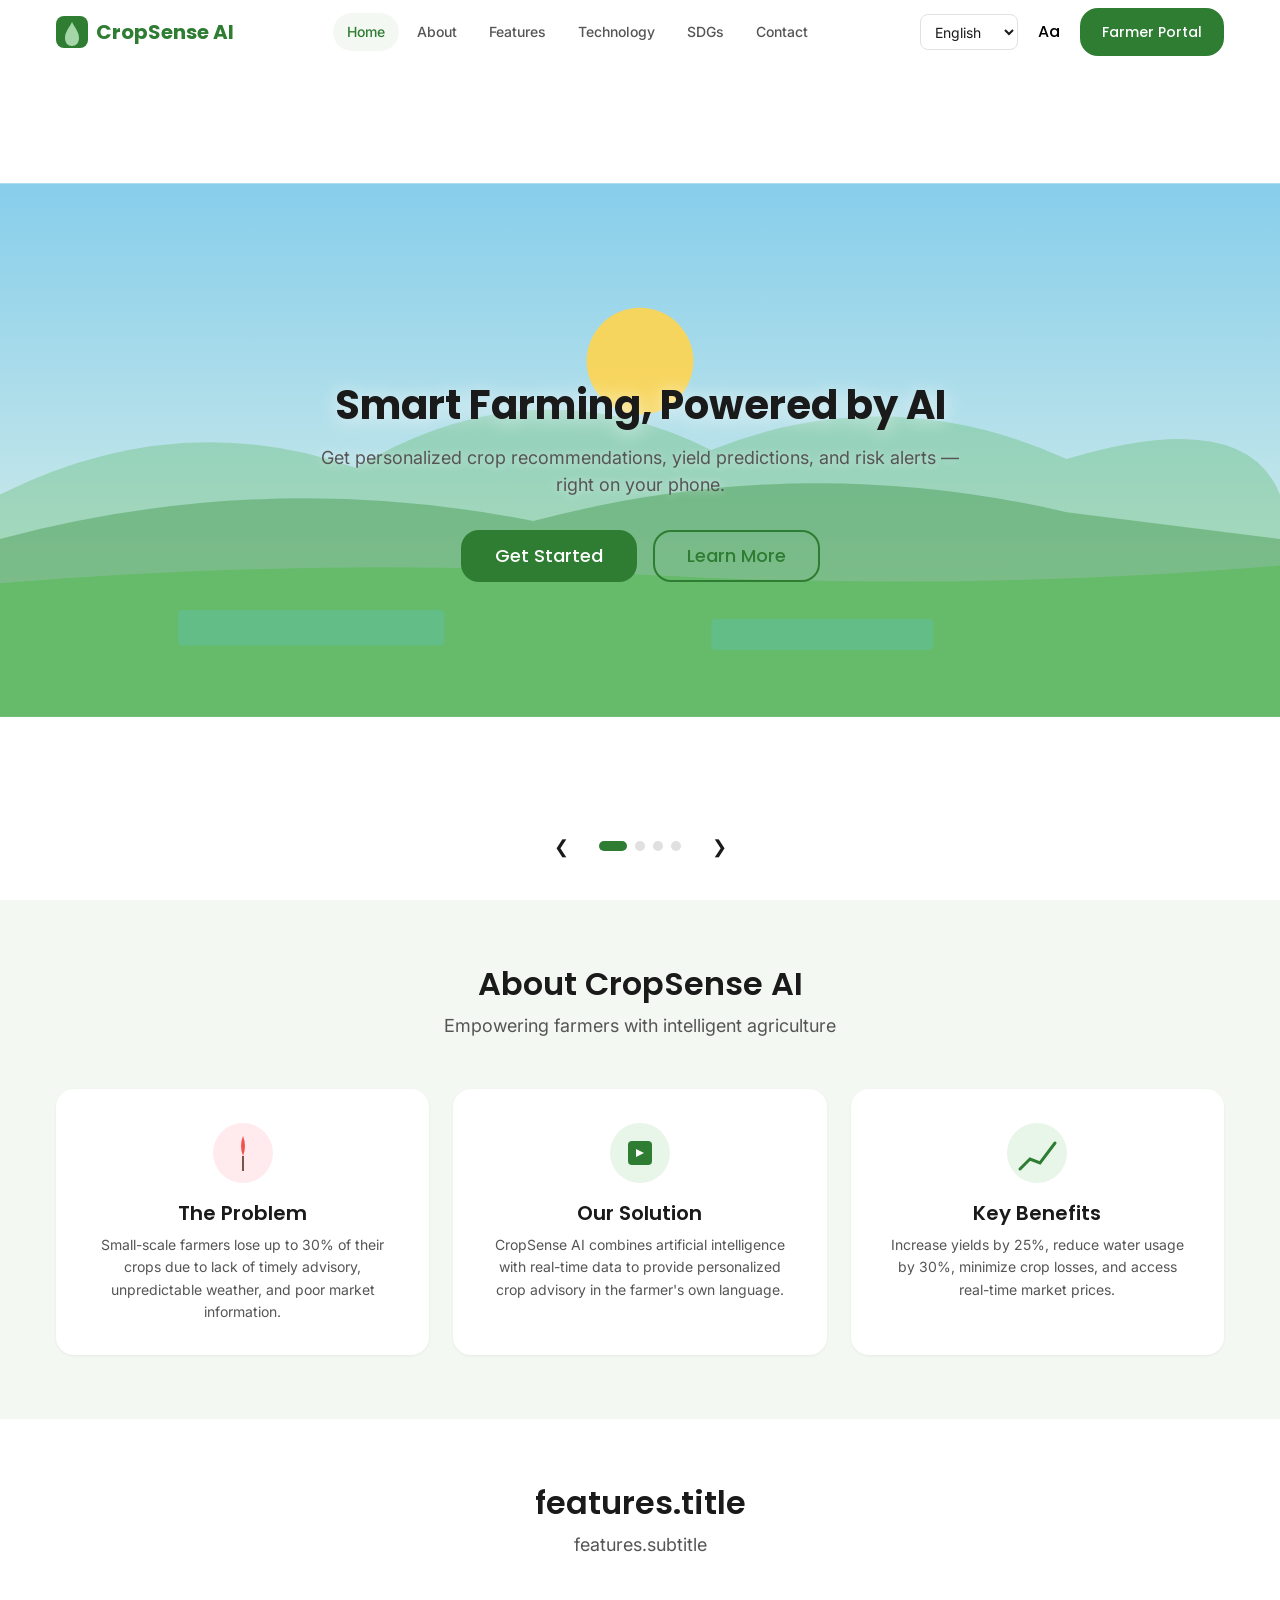
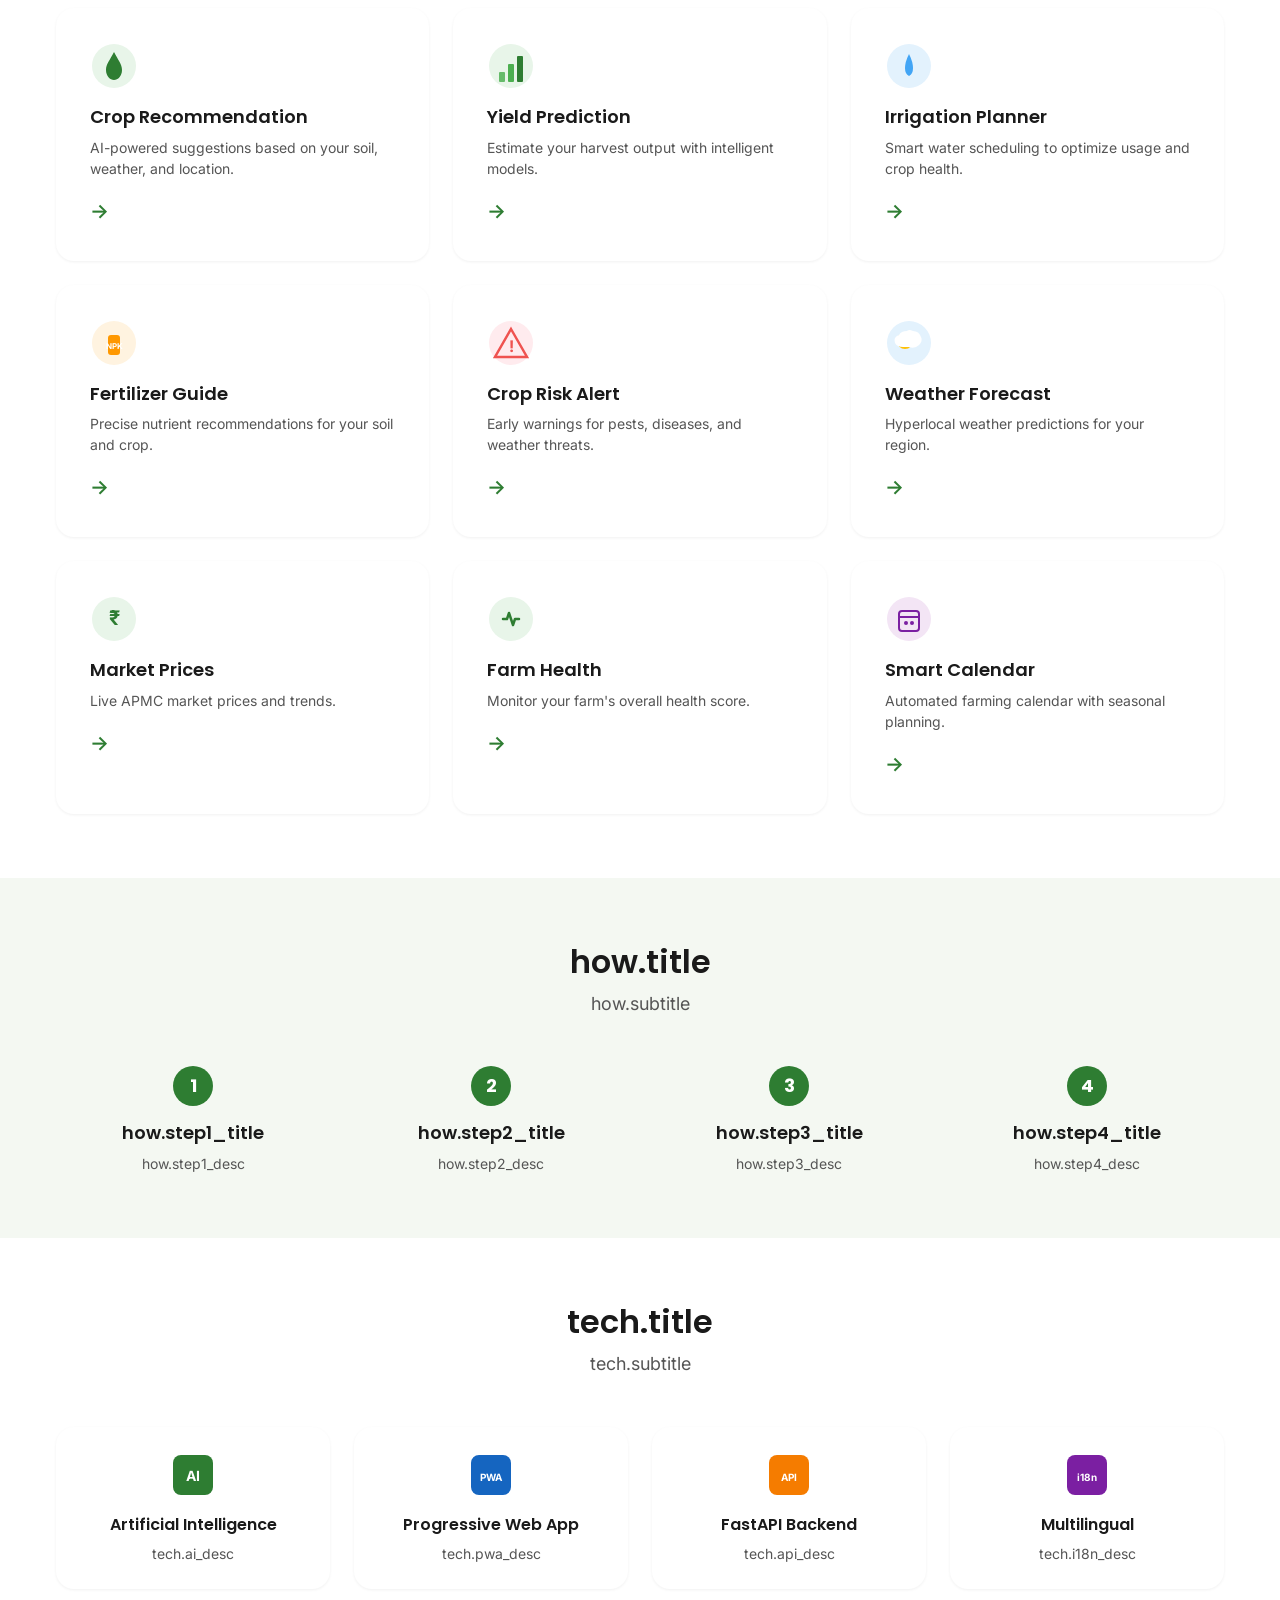
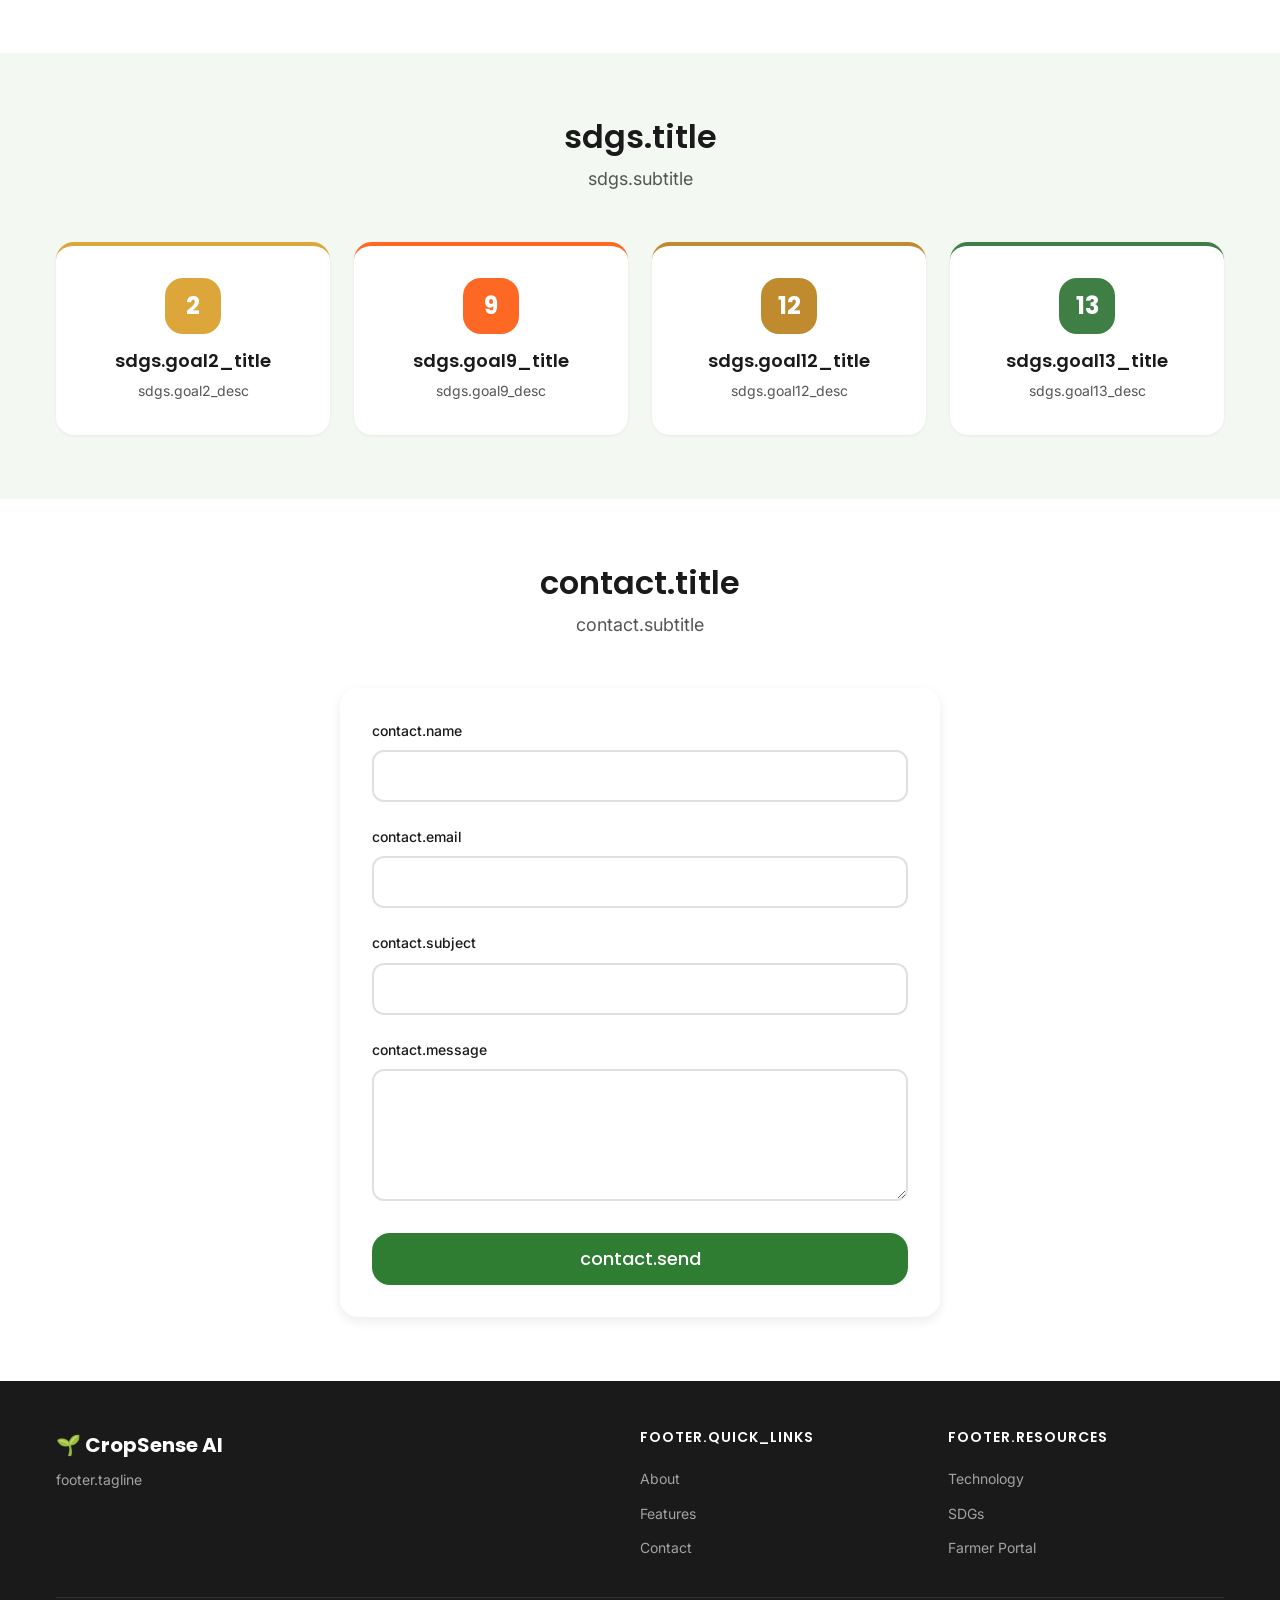
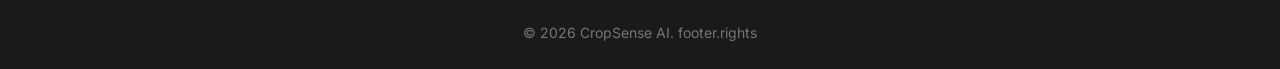
<file: frontend/index.html>
<!DOCTYPE html>
<html lang="en">
<head>
  <meta charset="UTF-8">
  <meta name="viewport" content="width=device-width, initial-scale=1.0, viewport-fit=cover">
  <title>CropSense AI – AI-Based Crop Advisory &amp; Risk Prediction</title>
  <meta name="description" content="Smart farming powered by AI. Get crop recommendations, yield predictions, and risk alerts on your phone.">
  <meta name="theme-color" content="#2E7D32">
  <meta name="apple-mobile-web-app-capable" content="yes">
  <meta name="apple-mobile-web-app-status-bar-style" content="black-translucent">
  <meta name="apple-mobile-web-app-title" content="CropSense AI">
  <link rel="manifest" href="manifest.json">
  <link rel="icon" href="assets/svg/icon-192.svg" type="image/svg+xml">
  <link rel="apple-touch-icon" href="assets/svg/icon-192.svg">
  <link rel="preconnect" href="https://fonts.googleapis.com">
  <link rel="preconnect" href="https://fonts.gstatic.com" crossorigin>
  <link href="https://fonts.googleapis.com/css2?family=Inter:wght@400;500;600&family=Poppins:wght@400;500;600;700&family=Noto+Sans+Kannada:wght@400;500;600&family=Noto+Sans+Telugu:wght@400;500;600&family=Noto+Sans+Devanagari:wght@400;500;600&family=Noto+Sans+Tamil:wght@400;500;600&display=swap" rel="stylesheet">
  <link rel="stylesheet" href="css/variables.css">
  <link rel="stylesheet" href="css/base.css">
  <link rel="stylesheet" href="css/splash.css">
  <link rel="stylesheet" href="css/navigation.css">
  <link rel="stylesheet" href="css/hero.css">
  <link rel="stylesheet" href="css/sections.css">
  <link rel="stylesheet" href="css/features.css">
  <link rel="stylesheet" href="css/contact.css">
  <link rel="stylesheet" href="css/responsive.css">
  <link rel="stylesheet" href="css/animations.css">
</head>
<body>

<!-- ── Splash Screen ─────────────────────────────────────── -->
<div id="splash-screen" class="splash">
  <div class="splash__logo">
    <svg viewBox="0 0 100 100" xmlns="http://www.w3.org/2000/svg">
      <circle cx="50" cy="50" r="46" fill="#E8F5E9" stroke="#2E7D32" stroke-width="2"/>
      <path d="M50 18 C42 34 30 44 30 60 C30 76 39 84 50 84 C61 84 70 76 70 60 C70 44 58 34 50 18Z" fill="#2E7D32"/>
      <line x1="50" y1="36" x2="50" y2="78" stroke="#1B5E20" stroke-width="2" stroke-linecap="round"/>
      <path d="M50 52 Q40 44 35 50" stroke="#A5D6A7" stroke-width="2" fill="none" stroke-linecap="round"/>
      <path d="M50 62 Q60 54 65 60" stroke="#A5D6A7" stroke-width="2" fill="none" stroke-linecap="round"/>
    </svg>
  </div>
  <div class="splash__text">CropSense AI</div>
  <div class="splash__loader">
    <span class="splash__dot"></span>
    <span class="splash__dot"></span>
    <span class="splash__dot"></span>
  </div>
</div>

<!-- ── Main App Container ────────────────────────────────── -->
<div id="app-container" class="app" style="opacity:0">

  <!-- Navigation -->
  <nav id="main-nav" class="nav">
    <div class="nav__inner container">
      <a href="#" class="nav__logo">
        <svg viewBox="0 0 32 32" width="32" height="32"><rect width="32" height="32" rx="8" fill="#2E7D32"/><path d="M16 6 C13 12 9 16 9 22 C9 27 12 30 16 30 C20 30 23 27 23 22 C23 16 19 12 16 6Z" fill="#A5D6A7"/></svg>
        <span>CropSense AI</span>
      </a>
      <div id="nav-links" class="nav__links">
        <a href="#hero" class="nav__link is-active" data-i18n="nav.home">Home</a>
        <a href="#about-section" class="nav__link" data-i18n="nav.about">About</a>
        <a href="#features-section" class="nav__link" data-i18n="nav.features">Features</a>
        <a href="#technology-section" class="nav__link" data-i18n="nav.technology">Technology</a>
        <a href="#sdgs-section" class="nav__link" data-i18n="nav.sdgs">SDGs</a>
        <a href="#contact-section" class="nav__link" data-i18n="nav.contact">Contact</a>
      </div>
      <div class="nav__actions">
        <select id="lang-selector" class="nav__lang" aria-label="Language">
          <option value="en">English</option>
          <option value="kn">ಕನ್ನಡ</option>
          <option value="te">తెలుగు</option>
          <option value="hi">हिन्दी</option>
          <option value="ta">தமிழ்</option>
        </select>
        <button id="text-size-toggle" class="btn btn--icon" aria-label="Toggle large text" title="Large Text"><span>Aa</span></button>
        <a href="login.html" class="btn btn--primary nav__cta" data-i18n="nav.portal">Farmer Portal</a>
      </div>
      <button id="mobile-menu-btn" class="nav__burger" aria-label="Menu" aria-expanded="false">
        <span></span><span></span><span></span>
      </button>
    </div>
  </nav>

  <!-- Mobile Drawer -->
  <div id="mobile-drawer" class="drawer" aria-hidden="true">
    <div class="drawer__overlay"></div>
    <div class="drawer__panel">
      <div class="drawer__header">
        <span class="drawer__title" data-i18n="nav.menu">Menu</span>
        <button class="drawer__close" aria-label="Close menu">&times;</button>
      </div>
      <nav class="drawer__nav">
        <a href="#hero" class="drawer__link" data-i18n="nav.home">Home</a>
        <a href="#about-section" class="drawer__link" data-i18n="nav.about">About</a>
        <a href="#features-section" class="drawer__link" data-i18n="nav.features">Features</a>
        <a href="#technology-section" class="drawer__link" data-i18n="nav.technology">Technology</a>
        <a href="#sdgs-section" class="drawer__link" data-i18n="nav.sdgs">SDGs</a>
        <a href="#contact-section" class="drawer__link" data-i18n="nav.contact">Contact</a>
      </nav>
      <div class="drawer__footer">
        <select id="drawer-lang-selector" class="drawer__lang" aria-label="Language">
          <option value="en">English</option>
          <option value="kn">ಕನ್ನಡ</option>
          <option value="te">తెలుగు</option>
          <option value="hi">हिन्दी</option>
          <option value="ta">தமிழ்</option>
        </select>
        <a href="login.html" class="btn btn--primary btn--block" data-i18n="nav.portal">Farmer Portal</a>
      </div>
    </div>
  </div>

  <!-- ── Hero Slider ───────────────────────────────────────── -->
  <section id="hero" class="hero">
    <div class="hero__slider">
      <div class="hero__slide is-active" data-slide="0">
        <div class="hero__bg">
          <svg viewBox="0 0 1440 600" xmlns="http://www.w3.org/2000/svg" class="hero__svg" aria-hidden="true">
            <defs><linearGradient id="sky1" x1="0" y1="0" x2="0" y2="1"><stop offset="0%" stop-color="#87CEEB"/><stop offset="100%" stop-color="#E8F5E9"/></linearGradient></defs>
            <rect width="1440" height="600" fill="url(#sky1)"/>
            <circle cx="720" cy="200" r="60" fill="#FFD54F" opacity="0.9"/>
            <path d="M0 350 Q200 250 400 320 Q600 200 800 300 Q1000 220 1200 310 Q1400 250 1440 350 L1440 600 L0 600Z" fill="#4CAF50" opacity="0.3"/>
            <path d="M0 400 Q300 320 600 380 Q900 300 1200 370 L1440 400 L1440 600 L0 600Z" fill="#388E3C" opacity="0.4"/>
            <path d="M0 450 Q360 420 720 440 Q1080 460 1440 430 L1440 600 L0 600Z" fill="#66BB6A"/>
            <rect x="200" y="480" width="300" height="40" rx="5" fill="#4FC3F7" opacity="0.2"/>
            <rect x="800" y="490" width="250" height="35" rx="5" fill="#4FC3F7" opacity="0.2"/>
          </svg>
        </div>
      </div>
      <div class="hero__slide" data-slide="1">
        <div class="hero__bg">
          <svg viewBox="0 0 1440 600" xmlns="http://www.w3.org/2000/svg" class="hero__svg" aria-hidden="true">
            <defs><linearGradient id="sky2" x1="0" y1="0" x2="0" y2="1"><stop offset="0%" stop-color="#64B5F6"/><stop offset="100%" stop-color="#FFF9C4"/></linearGradient></defs>
            <rect width="1440" height="600" fill="url(#sky2)"/>
            <circle cx="1200" cy="120" r="50" fill="#FFC107"/>
            <path d="M0 380 Q400 300 720 350 Q1100 280 1440 360 L1440 600 L0 600Z" fill="#8BC34A" opacity="0.3"/>
            <path d="M0 420 L1440 420 L1440 600 L0 600Z" fill="#F9A825"/>
            <g stroke="#F57F17" stroke-width="2" opacity="0.4">
              <line x1="80" y1="420" x2="80" y2="385"/><line x1="160" y1="420" x2="160" y2="390"/>
              <line x1="240" y1="420" x2="240" y2="380"/><line x1="400" y1="420" x2="400" y2="388"/>
              <line x1="560" y1="420" x2="560" y2="385"/><line x1="720" y1="420" x2="720" y2="390"/>
              <line x1="880" y1="420" x2="880" y2="382"/><line x1="1040" y1="420" x2="1040" y2="388"/>
              <line x1="1200" y1="420" x2="1200" y2="384"/><line x1="1360" y1="420" x2="1360" y2="390"/>
            </g>
            <rect x="600" y="430" width="80" height="40" rx="5" fill="#D32F2F"/>
            <circle cx="590" cy="480" r="15" fill="#333"/><circle cx="660" cy="480" r="20" fill="#333"/>
          </svg>
        </div>
      </div>
      <div class="hero__slide" data-slide="2">
        <div class="hero__bg">
          <svg viewBox="0 0 1440 600" xmlns="http://www.w3.org/2000/svg" class="hero__svg" aria-hidden="true">
            <defs><linearGradient id="sky3" x1="0" y1="0" x2="0" y2="1"><stop offset="0%" stop-color="#90CAF9"/><stop offset="100%" stop-color="#C8E6C9"/></linearGradient></defs>
            <rect width="1440" height="600" fill="url(#sky3)"/>
            <ellipse cx="300" cy="100" rx="120" ry="40" fill="white" opacity="0.7"/>
            <ellipse cx="1000" cy="130" rx="100" ry="35" fill="white" opacity="0.6"/>
            <path d="M0 350 L1440 350 L1440 390 L0 390Z" fill="#66BB6A"/>
            <path d="M0 390 L1440 390 L1440 430 L0 430Z" fill="#4CAF50"/>
            <path d="M0 430 L1440 430 L1440 470 L0 470Z" fill="#388E3C"/>
            <path d="M0 470 L1440 470 L1440 510 L0 510Z" fill="#2E7D32"/>
            <path d="M0 510 L1440 510 L1440 560 L0 560Z" fill="#1B5E20"/>
            <path d="M0 560 L1440 560 L1440 600 L0 600Z" fill="#795548"/>
          </svg>
        </div>
      </div>
      <div class="hero__slide" data-slide="3">
        <div class="hero__bg">
          <svg viewBox="0 0 1440 600" xmlns="http://www.w3.org/2000/svg" class="hero__svg" aria-hidden="true">
            <defs><linearGradient id="sky4" x1="0" y1="0" x2="0" y2="1"><stop offset="0%" stop-color="#FF8A65"/><stop offset="50%" stop-color="#FFB74D"/><stop offset="100%" stop-color="#A5D6A7"/></linearGradient></defs>
            <rect width="1440" height="600" fill="url(#sky4)"/>
            <circle cx="720" cy="280" r="70" fill="#FF7043" opacity="0.8"/>
            <path d="M0 420 Q720 380 1440 420 L1440 600 L0 600Z" fill="#4CAF50"/>
            <g><line x1="200" y1="420" x2="200" y2="250" stroke="#5D4037" stroke-width="8"/>
              <path d="M200 250 Q160 230 140 260" stroke="#2E7D32" stroke-width="3" fill="none"/>
              <path d="M200 250 Q240 230 260 260" stroke="#2E7D32" stroke-width="3" fill="none"/>
            </g>
            <g><line x1="600" y1="420" x2="600" y2="220" stroke="#5D4037" stroke-width="8"/>
              <path d="M600 220 Q560 200 540 230" stroke="#2E7D32" stroke-width="3" fill="none"/>
              <path d="M600 220 Q640 200 660 230" stroke="#2E7D32" stroke-width="3" fill="none"/>
            </g>
            <g><line x1="1000" y1="420" x2="1000" y2="240" stroke="#5D4037" stroke-width="8"/>
              <path d="M1000 240 Q960 220 940 250" stroke="#2E7D32" stroke-width="3" fill="none"/>
              <path d="M1000 240 Q1040 220 1060 250" stroke="#2E7D32" stroke-width="3" fill="none"/>
            </g>
          </svg>
        </div>
      </div>
    </div>
    <div class="hero__content container">
      <h1 class="hero__title" data-i18n="hero.title">Smart Farming, Powered by AI</h1>
      <p class="hero__subtitle" data-i18n="hero.subtitle">Get personalized crop recommendations, yield predictions, and risk alerts — right on your phone.</p>
      <div class="hero__actions">
        <a href="login.html" class="btn btn--primary btn--lg" data-i18n="hero.cta_start">Get Started</a>
        <a href="#features-section" class="btn btn--ghost btn--lg" data-i18n="hero.cta_learn">Learn More</a>
      </div>
    </div>
    <div class="hero__controls">
      <button class="hero__prev" aria-label="Previous slide">&#10094;</button>
      <div class="hero__indicators">
        <button class="hero__dot is-active" data-slide="0" aria-label="Slide 1"></button>
        <button class="hero__dot" data-slide="1" aria-label="Slide 2"></button>
        <button class="hero__dot" data-slide="2" aria-label="Slide 3"></button>
        <button class="hero__dot" data-slide="3" aria-label="Slide 4"></button>
      </div>
      <button class="hero__next" aria-label="Next slide">&#10095;</button>
    </div>
  </section>

  <!-- ── About Section ─────────────────────────────────────── -->
  <section id="about-section" class="section about reveal">
    <div class="container">
      <h2 class="section__title" data-i18n="about.title">About CropSense AI</h2>
      <p class="section__subtitle" data-i18n="about.subtitle">Empowering farmers with intelligent agriculture</p>
      <div class="about__grid">
        <div class="about__card reveal reveal-delay-1">
          <div class="about__icon"><svg viewBox="0 0 64 64" width="64" height="64"><circle cx="32" cy="32" r="30" fill="#FFEBEE"/><path d="M32 15 Q28 25 32 35 Q36 25 32 15Z" fill="#EF5350"/><line x1="32" y1="35" x2="32" y2="50" stroke="#795548" stroke-width="2"/></svg></div>
          <h3 data-i18n="about.problem_title">The Problem</h3>
          <p data-i18n="about.problem_text">Small-scale farmers lose up to 30% of their crops due to lack of timely advisory, unpredictable weather, and poor market information.</p>
        </div>
        <div class="about__card reveal reveal-delay-2">
          <div class="about__icon"><svg viewBox="0 0 64 64" width="64" height="64"><circle cx="32" cy="32" r="30" fill="#E8F5E9"/><rect x="20" y="20" width="24" height="24" rx="4" fill="#2E7D32"/><path d="M28 28 L36 32 L28 36Z" fill="white"/></svg></div>
          <h3 data-i18n="about.solution_title">Our Solution</h3>
          <p data-i18n="about.solution_text">CropSense AI combines artificial intelligence with real-time data to provide personalized crop advisory in the farmer's own language.</p>
        </div>
        <div class="about__card reveal reveal-delay-3">
          <div class="about__icon"><svg viewBox="0 0 64 64" width="64" height="64"><circle cx="32" cy="32" r="30" fill="#E8F5E9"/><polyline points="15,48 25,38 35,42 50,22" fill="none" stroke="#2E7D32" stroke-width="3" stroke-linecap="round"/></svg></div>
          <h3 data-i18n="about.benefits_title">Key Benefits</h3>
          <p data-i18n="about.benefits_text">Increase yields by 25%, reduce water usage by 30%, minimize crop losses, and access real-time market prices.</p>
        </div>
      </div>
    </div>
  </section>

  <!-- ── Features Section ──────────────────────────────────── -->
  <section id="features-section" class="section features reveal">
    <div class="container">
      <h2 class="section__title" data-i18n="features.title">Powerful Features</h2>
      <p class="section__subtitle" data-i18n="features.subtitle">Everything a modern farmer needs, in one app</p>
      <div class="features__grid">
        <div class="feature-card ripple" data-feature="crop" tabindex="0" role="button" aria-label="Crop Recommendation">
          <div class="feature-card__icon"><svg viewBox="0 0 48 48" width="48" height="48"><circle cx="24" cy="24" r="22" fill="#E8F5E9"/><path d="M24 10 C20 18 16 22 16 28 C16 34 20 38 24 38 C28 38 32 34 32 28 C32 22 28 18 24 10Z" fill="#2E7D32"/></svg></div>
          <h3 class="feature-card__title" data-i18n="feature.crop">Crop Recommendation</h3>
          <p class="feature-card__desc" data-i18n="feature.crop_desc">AI-powered suggestions based on your soil, weather, and location.</p>
          <span class="feature-card__arrow">→</span>
        </div>
        <div class="feature-card ripple" data-feature="yield" tabindex="0" role="button" aria-label="Yield Prediction">
          <div class="feature-card__icon"><svg viewBox="0 0 48 48" width="48" height="48"><circle cx="24" cy="24" r="22" fill="#E8F5E9"/><rect x="12" y="30" width="6" height="10" rx="1" fill="#66BB6A"/><rect x="21" y="22" width="6" height="18" rx="1" fill="#4CAF50"/><rect x="30" y="14" width="6" height="26" rx="1" fill="#2E7D32"/></svg></div>
          <h3 class="feature-card__title" data-i18n="feature.yield">Yield Prediction</h3>
          <p class="feature-card__desc" data-i18n="feature.yield_desc">Estimate your harvest output with intelligent models.</p>
          <span class="feature-card__arrow">→</span>
        </div>
        <div class="feature-card ripple" data-feature="irrigation" tabindex="0" role="button" aria-label="Irrigation Planner">
          <div class="feature-card__icon"><svg viewBox="0 0 48 48" width="48" height="48"><circle cx="24" cy="24" r="22" fill="#E3F2FD"/><path d="M24 12 Q20 20 20 26 Q20 32 24 34 Q28 32 28 26 Q28 20 24 12Z" fill="#42A5F5"/></svg></div>
          <h3 class="feature-card__title" data-i18n="feature.irrigation">Irrigation Planner</h3>
          <p class="feature-card__desc" data-i18n="feature.irrigation_desc">Smart water scheduling to optimize usage and crop health.</p>
          <span class="feature-card__arrow">→</span>
        </div>
        <div class="feature-card ripple" data-feature="fertilizer" tabindex="0" role="button" aria-label="Fertilizer Guide">
          <div class="feature-card__icon"><svg viewBox="0 0 48 48" width="48" height="48"><circle cx="24" cy="24" r="22" fill="#FFF3E0"/><rect x="18" y="16" width="12" height="20" rx="3" fill="#FF9800"/><text x="24" y="30" text-anchor="middle" fill="white" font-size="8" font-weight="bold">NPK</text></svg></div>
          <h3 class="feature-card__title" data-i18n="feature.fertilizer">Fertilizer Guide</h3>
          <p class="feature-card__desc" data-i18n="feature.fertilizer_desc">Precise nutrient recommendations for your soil and crop.</p>
          <span class="feature-card__arrow">→</span>
        </div>
        <div class="feature-card ripple" data-feature="risk" tabindex="0" role="button" aria-label="Crop Risk Alert">
          <div class="feature-card__icon"><svg viewBox="0 0 48 48" width="48" height="48"><circle cx="24" cy="24" r="22" fill="#FFEBEE"/><path d="M24 10 L40 38 L8 38Z" fill="none" stroke="#EF5350" stroke-width="2.5"/><text x="24" y="33" text-anchor="middle" fill="#EF5350" font-size="16" font-weight="bold">!</text></svg></div>
          <h3 class="feature-card__title" data-i18n="feature.risk">Crop Risk Alert</h3>
          <p class="feature-card__desc" data-i18n="feature.risk_desc">Early warnings for pests, diseases, and weather threats.</p>
          <span class="feature-card__arrow">→</span>
        </div>
        <div class="feature-card ripple" data-feature="weather" tabindex="0" role="button" aria-label="Weather Forecast">
          <div class="feature-card__icon"><svg viewBox="0 0 48 48" width="48" height="48"><circle cx="24" cy="24" r="22" fill="#E3F2FD"/><circle cx="20" cy="22" r="8" fill="#FFC107"/><path d="M18 28 Q12 28 10 24 Q8 18 14 16 Q16 12 22 12 Q24 10 28 12 Q34 12 36 18 Q38 22 34 26 Q30 30 24 28Z" fill="white"/></svg></div>
          <h3 class="feature-card__title" data-i18n="feature.weather">Weather Forecast</h3>
          <p class="feature-card__desc" data-i18n="feature.weather_desc">Hyperlocal weather predictions for your region.</p>
          <span class="feature-card__arrow">→</span>
        </div>
        <div class="feature-card ripple" data-feature="market" tabindex="0" role="button" aria-label="Market Prices">
          <div class="feature-card__icon"><svg viewBox="0 0 48 48" width="48" height="48"><circle cx="24" cy="24" r="22" fill="#E8F5E9"/><text x="24" y="30" text-anchor="middle" fill="#2E7D32" font-size="20" font-weight="bold">₹</text></svg></div>
          <h3 class="feature-card__title" data-i18n="feature.market">Market Prices</h3>
          <p class="feature-card__desc" data-i18n="feature.market_desc">Live APMC market prices and trends.</p>
          <span class="feature-card__arrow">→</span>
        </div>
        <div class="feature-card ripple" data-feature="health" tabindex="0" role="button" aria-label="Farm Health">
          <div class="feature-card__icon"><svg viewBox="0 0 48 48" width="48" height="48"><circle cx="24" cy="24" r="22" fill="#E8F5E9"/><path d="M16 24 L20 24 L22 18 L26 30 L28 24 L32 24" stroke="#2E7D32" stroke-width="2.5" fill="none" stroke-linecap="round" stroke-linejoin="round"/></svg></div>
          <h3 class="feature-card__title" data-i18n="feature.health">Farm Health</h3>
          <p class="feature-card__desc" data-i18n="feature.health_desc">Monitor your farm's overall health score.</p>
          <span class="feature-card__arrow">→</span>
        </div>
        <div class="feature-card ripple" data-feature="calendar" tabindex="0" role="button" aria-label="Smart Calendar">
          <div class="feature-card__icon"><svg viewBox="0 0 48 48" width="48" height="48"><circle cx="24" cy="24" r="22" fill="#F3E5F5"/><rect x="14" y="16" width="20" height="20" rx="3" fill="none" stroke="#7B1FA2" stroke-width="2"/><line x1="14" y1="22" x2="34" y2="22" stroke="#7B1FA2" stroke-width="2"/><circle cx="21" cy="28" r="2" fill="#7B1FA2"/><circle cx="27" cy="28" r="2" fill="#7B1FA2"/></svg></div>
          <h3 class="feature-card__title" data-i18n="feature.calendar">Smart Calendar</h3>
          <p class="feature-card__desc" data-i18n="feature.calendar_desc">Automated farming calendar with seasonal planning.</p>
          <span class="feature-card__arrow">→</span>
        </div>
      </div>
    </div>
  </section>

  <!-- ── How It Works ──────────────────────────────────────── -->
  <section id="how-it-works" class="section how-it-works reveal">
    <div class="container">
      <h2 class="section__title" data-i18n="how.title">How It Works</h2>
      <p class="section__subtitle" data-i18n="how.subtitle">Start smart farming in 4 simple steps</p>
      <div class="how__steps">
        <div class="how__step reveal reveal-delay-1">
          <div class="how__number">1</div>
          <h3 data-i18n="how.step1_title">Install the App</h3>
          <p data-i18n="how.step1_desc">Add CropSense AI to your home screen — works like a native app.</p>
        </div>
        <div class="how__step reveal reveal-delay-2">
          <div class="how__number">2</div>
          <h3 data-i18n="how.step2_title">Create Your Profile</h3>
          <p data-i18n="how.step2_desc">Sign up with your mobile number and a simple 4-digit PIN.</p>
        </div>
        <div class="how__step reveal reveal-delay-3">
          <div class="how__number">3</div>
          <h3 data-i18n="how.step3_title">Enter Farm Details</h3>
          <p data-i18n="how.step3_desc">Tell us about your soil, location, and crops. Use voice input.</p>
        </div>
        <div class="how__step reveal">
          <div class="how__number">4</div>
          <h3 data-i18n="how.step4_title">Get AI Advice</h3>
          <p data-i18n="how.step4_desc">Receive personalized recommendations and risk alerts instantly.</p>
        </div>
      </div>
    </div>
  </section>

  <!-- ── Technology Section ────────────────────────────────── -->
  <section id="technology-section" class="section technology reveal">
    <div class="container">
      <h2 class="section__title" data-i18n="tech.title">Our Technology</h2>
      <p class="section__subtitle" data-i18n="tech.subtitle">Built with cutting-edge technology</p>
      <div class="technology__grid">
        <div class="tech-card"><svg viewBox="0 0 48 48" width="48" height="48"><rect x="4" y="4" width="40" height="40" rx="8" fill="#2E7D32"/><text x="24" y="30" text-anchor="middle" fill="white" font-size="14" font-weight="bold">AI</text></svg><h4>Artificial Intelligence</h4><p data-i18n="tech.ai_desc">Machine learning models for accurate crop predictions.</p></div>
        <div class="tech-card"><svg viewBox="0 0 48 48" width="48" height="48"><rect x="4" y="4" width="40" height="40" rx="8" fill="#1565C0"/><text x="24" y="30" text-anchor="middle" fill="white" font-size="10" font-weight="bold">PWA</text></svg><h4>Progressive Web App</h4><p data-i18n="tech.pwa_desc">Install on any phone. Works offline. No app store needed.</p></div>
        <div class="tech-card"><svg viewBox="0 0 48 48" width="48" height="48"><rect x="4" y="4" width="40" height="40" rx="8" fill="#F57C00"/><text x="24" y="30" text-anchor="middle" fill="white" font-size="10" font-weight="bold">API</text></svg><h4>FastAPI Backend</h4><p data-i18n="tech.api_desc">High-performance Python backend with real-time APIs.</p></div>
        <div class="tech-card"><svg viewBox="0 0 48 48" width="48" height="48"><rect x="4" y="4" width="40" height="40" rx="8" fill="#7B1FA2"/><text x="24" y="30" text-anchor="middle" fill="white" font-size="10" font-weight="bold">i18n</text></svg><h4>Multilingual</h4><p data-i18n="tech.i18n_desc">5 Indian languages with voice support.</p></div>
      </div>
    </div>
  </section>

  <!-- ── SDGs Section ──────────────────────────────────────── -->
  <section id="sdgs-section" class="section sdgs reveal">
    <div class="container">
      <h2 class="section__title" data-i18n="sdgs.title">UN Sustainable Development Goals</h2>
      <p class="section__subtitle" data-i18n="sdgs.subtitle">Aligned with global sustainability objectives</p>
      <div class="sdgs__grid">
        <div class="sdg-card" style="--sdg-color:#DDA63A"><div class="sdg-card__number">2</div><h3 data-i18n="sdgs.goal2_title">Zero Hunger</h3><p data-i18n="sdgs.goal2_desc">Better crop yields and reduced post-harvest losses.</p></div>
        <div class="sdg-card" style="--sdg-color:#FD6925"><div class="sdg-card__number">9</div><h3 data-i18n="sdgs.goal9_title">Industry &amp; Innovation</h3><p data-i18n="sdgs.goal9_desc">AI and digital innovation for agriculture.</p></div>
        <div class="sdg-card" style="--sdg-color:#BF8B2E"><div class="sdg-card__number">12</div><h3 data-i18n="sdgs.goal12_title">Responsible Consumption</h3><p data-i18n="sdgs.goal12_desc">Optimizing water, fertilizer, and land usage.</p></div>
        <div class="sdg-card" style="--sdg-color:#3F7E44"><div class="sdg-card__number">13</div><h3 data-i18n="sdgs.goal13_title">Climate Action</h3><p data-i18n="sdgs.goal13_desc">Helping farmers adapt to climate change.</p></div>
      </div>
    </div>
  </section>

  <!-- ── Contact Section ───────────────────────────────────── -->
  <section id="contact-section" class="section contact reveal">
    <div class="container">
      <h2 class="section__title" data-i18n="contact.title">Get in Touch</h2>
      <p class="section__subtitle" data-i18n="contact.subtitle">Have questions? We'd love to hear from you.</p>
      <form id="contact-form" class="contact__form" novalidate>
        <div class="form-group"><label class="form-label" for="contact-name" data-i18n="contact.name">Full Name</label><input class="form-input" type="text" id="contact-name" name="name" required autocomplete="name"><span class="form-error" data-i18n="contact.name_error">Please enter your name</span></div>
        <div class="form-group"><label class="form-label" for="contact-email" data-i18n="contact.email">Email Address</label><input class="form-input" type="email" id="contact-email" name="email" required autocomplete="email"><span class="form-error" data-i18n="contact.email_error">Please enter a valid email</span></div>
        <div class="form-group"><label class="form-label" for="contact-subject" data-i18n="contact.subject">Subject</label><input class="form-input" type="text" id="contact-subject" name="subject" required><span class="form-error" data-i18n="contact.subject_error">Please enter a subject</span></div>
        <div class="form-group"><label class="form-label" for="contact-message" data-i18n="contact.message">Message</label><textarea class="form-input form-textarea" id="contact-message" name="message" rows="5" required></textarea><span class="form-error" data-i18n="contact.message_error">Please enter your message</span></div>
        <button type="submit" class="btn btn--primary btn--lg btn--block" data-i18n="contact.send">Send Message</button>
      </form>
    </div>
  </section>

  <!-- ── Footer ────────────────────────────────────────────── -->
  <footer id="footer" class="footer">
    <div class="container">
      <div class="footer__grid">
        <div class="footer__brand"><span class="footer__logo">🌱 CropSense AI</span><p class="footer__tagline" data-i18n="footer.tagline">AI-powered farming for everyone</p></div>
        <div class="footer__links"><h4 data-i18n="footer.quick_links">Quick Links</h4><a href="#about-section" data-i18n="nav.about">About</a><a href="#features-section" data-i18n="nav.features">Features</a><a href="#contact-section" data-i18n="nav.contact">Contact</a></div>
        <div class="footer__links"><h4 data-i18n="footer.resources">Resources</h4><a href="#technology-section" data-i18n="nav.technology">Technology</a><a href="#sdgs-section" data-i18n="nav.sdgs">SDGs</a><a href="login.html" data-i18n="nav.portal">Farmer Portal</a></div>
      </div>
      <div class="footer__bottom"><p>&copy; 2026 CropSense AI. <span data-i18n="footer.rights">All rights reserved.</span></p></div>
    </div>
  </footer>

</div><!-- /app-container -->

<div id="toast-container" class="toast-container" aria-live="polite"></div>

<div id="install-banner" class="install-banner" style="display:none">
  <p data-i18n="install.message">Install CropSense AI on your phone</p>
  <div class="install-banner__actions">
    <button id="install-btn" class="btn btn--primary btn--sm" data-i18n="install.button">Install</button>
    <button id="install-dismiss" class="btn btn--ghost btn--sm" data-i18n="install.dismiss">Later</button>
  </div>
</div>

<script type="module" src="js/app.js"></script>
</body>
</html>
</file>
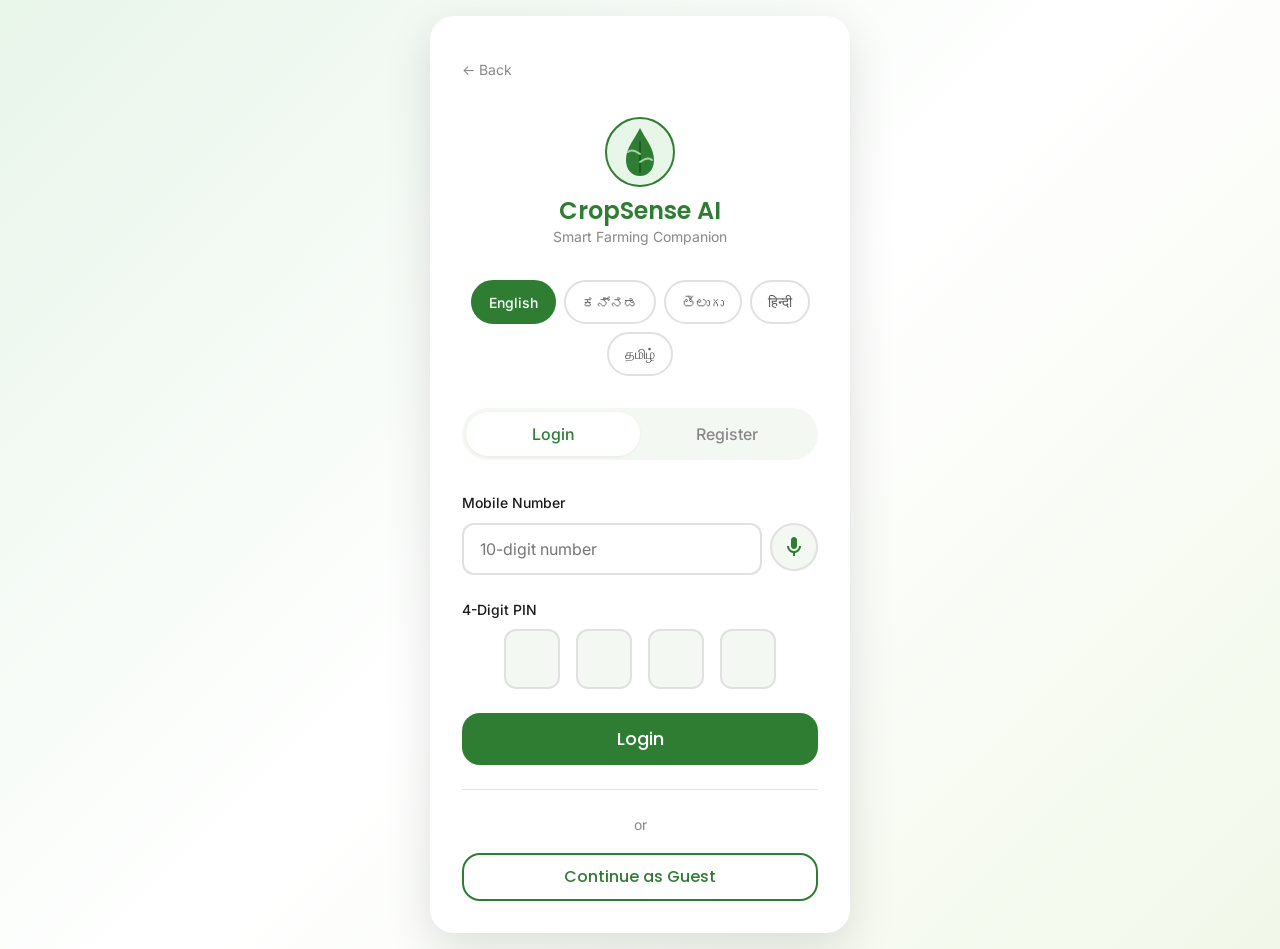
<file: frontend/login.html>
<!DOCTYPE html>
<html lang="en">
<head>
  <meta charset="UTF-8">
  <meta name="viewport" content="width=device-width, initial-scale=1.0, viewport-fit=cover">
  <title>Login – CropSense AI</title>
  <meta name="theme-color" content="#2E7D32">
  <meta name="apple-mobile-web-app-capable" content="yes">
  <link rel="manifest" href="manifest.json">
  <link rel="icon" href="assets/svg/icon-192.svg" type="image/svg+xml">
  <link rel="preconnect" href="https://fonts.googleapis.com">
  <link rel="preconnect" href="https://fonts.gstatic.com" crossorigin>
  <link href="https://fonts.googleapis.com/css2?family=Inter:wght@400;500;600&family=Poppins:wght@400;500;600;700&family=Noto+Sans+Kannada:wght@400;500;600&family=Noto+Sans+Telugu:wght@400;500;600&family=Noto+Sans+Devanagari:wght@400;500;600&family=Noto+Sans+Tamil:wght@400;500;600&display=swap" rel="stylesheet">
  <link rel="stylesheet" href="css/variables.css">
  <link rel="stylesheet" href="css/base.css">
  <link rel="stylesheet" href="css/login.css">
  <link rel="stylesheet" href="css/responsive.css">
  <link rel="stylesheet" href="css/animations.css">
</head>
<body>

<div class="login">
  <div class="login__container">
    <a href="index.html" class="login__back" aria-label="Back to home">← <span data-i18n="login.back">Back</span></a>

    <div class="login__logo">
      <svg viewBox="0 0 72 72" width="72" height="72" xmlns="http://www.w3.org/2000/svg">
        <circle cx="36" cy="36" r="34" fill="#E8F5E9" stroke="#2E7D32" stroke-width="2"/>
        <path d="M36 12 C30 24 22 32 22 44 C22 54 28 60 36 60 C44 60 50 54 50 44 C50 32 42 24 36 12Z" fill="#2E7D32"/>
        <line x1="36" y1="26" x2="36" y2="56" stroke="#1B5E20" stroke-width="2" stroke-linecap="round"/>
        <path d="M36 38 Q28 32 24 36" stroke="#A5D6A7" stroke-width="2" fill="none" stroke-linecap="round"/>
        <path d="M36 46 Q44 40 48 44" stroke="#A5D6A7" stroke-width="2" fill="none" stroke-linecap="round"/>
      </svg>
      <h1>CropSense AI</h1>
      <p data-i18n="login.tagline">Smart Farming Companion</p>
    </div>

    <div class="login__langs" role="group" aria-label="Select language">
      <button class="lang-btn is-active" data-lang="en">English</button>
      <button class="lang-btn" data-lang="kn">ಕನ್ನಡ</button>
      <button class="lang-btn" data-lang="te">తెలుగు</button>
      <button class="lang-btn" data-lang="hi">हिन्दी</button>
      <button class="lang-btn" data-lang="ta">தமிழ்</button>
    </div>

    <div class="login__tabs" role="tablist">
      <button class="login__tab is-active" role="tab" data-tab="login" data-i18n="login.login_tab">Login</button>
      <button class="login__tab" role="tab" data-tab="register" data-i18n="login.register_tab">Register</button>
    </div>

    <!-- Login Form -->
    <form id="login-form" class="login__form" novalidate>
      <div class="form-group">
        <label class="form-label" for="login-mobile" data-i18n="login.mobile">Mobile Number</label>
        <div class="input-with-voice">
          <input class="form-input" type="tel" id="login-mobile" name="mobile" pattern="[0-9]{10}" maxlength="10" inputmode="numeric" required autocomplete="tel" placeholder="10-digit number">
          <button type="button" class="voice-input-btn" data-target="login-mobile" aria-label="Voice input">
            <svg viewBox="0 0 24 24" width="24" height="24"><path d="M12 14c1.66 0 3-1.34 3-3V5c0-1.66-1.34-3-3-3S9 3.34 9 5v6c0 1.66 1.34 3 3 3z" fill="currentColor"/><path d="M17 11c0 2.76-2.24 5-5 5s-5-2.24-5-5H5c0 3.53 2.61 6.43 6 6.92V21h2v-3.08c3.39-.49 6-3.39 6-6.92h-2z" fill="currentColor"/></svg>
          </button>
        </div>
        <span class="form-error" id="login-mobile-error"></span>
      </div>
      <div class="form-group">
        <label class="form-label" for="login-pin" data-i18n="login.pin">4-Digit PIN</label>
        <div class="pin-input-group" id="login-pin-group">
          <input class="pin-box" type="password" inputmode="numeric" maxlength="1" data-pin="0" aria-label="PIN digit 1">
          <input class="pin-box" type="password" inputmode="numeric" maxlength="1" data-pin="1" aria-label="PIN digit 2">
          <input class="pin-box" type="password" inputmode="numeric" maxlength="1" data-pin="2" aria-label="PIN digit 3">
          <input class="pin-box" type="password" inputmode="numeric" maxlength="1" data-pin="3" aria-label="PIN digit 4">
        </div>
        <input type="hidden" id="login-pin" name="pin">
        <span class="form-error" id="login-pin-error"></span>
      </div>
      <div id="login-error" class="form-error form-error--global"></div>
      <button type="submit" class="btn btn--primary btn--lg btn--block" data-i18n="login.login_btn">Login</button>
    </form>

    <!-- Register Form -->
    <form id="register-form" class="login__form" style="display:none" novalidate>
      <div class="form-group">
        <label class="form-label" for="reg-name" data-i18n="login.name">Full Name</label>
        <div class="input-with-voice">
          <input class="form-input" type="text" id="reg-name" name="name" required autocomplete="name">
          <button type="button" class="voice-input-btn" data-target="reg-name" aria-label="Voice input">
            <svg viewBox="0 0 24 24" width="24" height="24"><path d="M12 14c1.66 0 3-1.34 3-3V5c0-1.66-1.34-3-3-3S9 3.34 9 5v6c0 1.66 1.34 3 3 3z" fill="currentColor"/><path d="M17 11c0 2.76-2.24 5-5 5s-5-2.24-5-5H5c0 3.53 2.61 6.43 6 6.92V21h2v-3.08c3.39-.49 6-3.39 6-6.92h-2z" fill="currentColor"/></svg>
          </button>
        </div>
      </div>
      <div class="form-group">
        <label class="form-label" for="reg-village" data-i18n="login.village">Village / Town</label>
        <div class="input-with-voice">
          <input class="form-input" type="text" id="reg-village" name="village" autocomplete="address-level2">
          <button type="button" class="voice-input-btn" data-target="reg-village" aria-label="Voice input">
            <svg viewBox="0 0 24 24" width="24" height="24"><path d="M12 14c1.66 0 3-1.34 3-3V5c0-1.66-1.34-3-3-3S9 3.34 9 5v6c0 1.66 1.34 3 3 3z" fill="currentColor"/><path d="M17 11c0 2.76-2.24 5-5 5s-5-2.24-5-5H5c0 3.53 2.61 6.43 6 6.92V21h2v-3.08c3.39-.49 6-3.39 6-6.92h-2z" fill="currentColor"/></svg>
          </button>
        </div>
      </div>
      <div class="form-group">
        <label class="form-label" for="reg-mobile" data-i18n="login.mobile">Mobile Number</label>
        <div class="input-with-voice">
          <input class="form-input" type="tel" id="reg-mobile" name="mobile" pattern="[0-9]{10}" maxlength="10" inputmode="numeric" required placeholder="10-digit number">
          <button type="button" class="voice-input-btn" data-target="reg-mobile" aria-label="Voice input">
            <svg viewBox="0 0 24 24" width="24" height="24"><path d="M12 14c1.66 0 3-1.34 3-3V5c0-1.66-1.34-3-3-3S9 3.34 9 5v6c0 1.66 1.34 3 3 3z" fill="currentColor"/><path d="M17 11c0 2.76-2.24 5-5 5s-5-2.24-5-5H5c0 3.53 2.61 6.43 6 6.92V21h2v-3.08c3.39-.49 6-3.39 6-6.92h-2z" fill="currentColor"/></svg>
          </button>
        </div>
      </div>
      <div class="form-group">
        <label class="form-label" data-i18n="login.create_pin">Create 4-Digit PIN</label>
        <div class="pin-input-group" id="register-pin-group">
          <input class="pin-box" type="password" inputmode="numeric" maxlength="1" data-pin="0" aria-label="PIN digit 1">
          <input class="pin-box" type="password" inputmode="numeric" maxlength="1" data-pin="1" aria-label="PIN digit 2">
          <input class="pin-box" type="password" inputmode="numeric" maxlength="1" data-pin="2" aria-label="PIN digit 3">
          <input class="pin-box" type="password" inputmode="numeric" maxlength="1" data-pin="3" aria-label="PIN digit 4">
        </div>
        <input type="hidden" id="reg-pin" name="pin">
      </div>
      <div class="form-group">
        <label class="checkbox-label"><input type="checkbox" id="simple-mode-checkbox" name="simple_mode"><span data-i18n="login.simple_mode">Enable Simple Farmer Mode</span></label>
      </div>
      <div id="register-error" class="form-error form-error--global"></div>
      <button type="submit" class="btn btn--primary btn--lg btn--block" data-i18n="login.register_btn">Create Account</button>
    </form>

    <div class="login__guest">
      <p data-i18n="login.or">or</p>
      <button id="guest-mode-btn" class="btn btn--ghost btn--block" data-i18n="login.guest">Continue as Guest</button>
    </div>
  </div>
</div>

<div id="toast-container" class="toast-container" aria-live="polite"></div>
<script type="module" src="js/auth.js"></script>
</body>
</html>
</file>
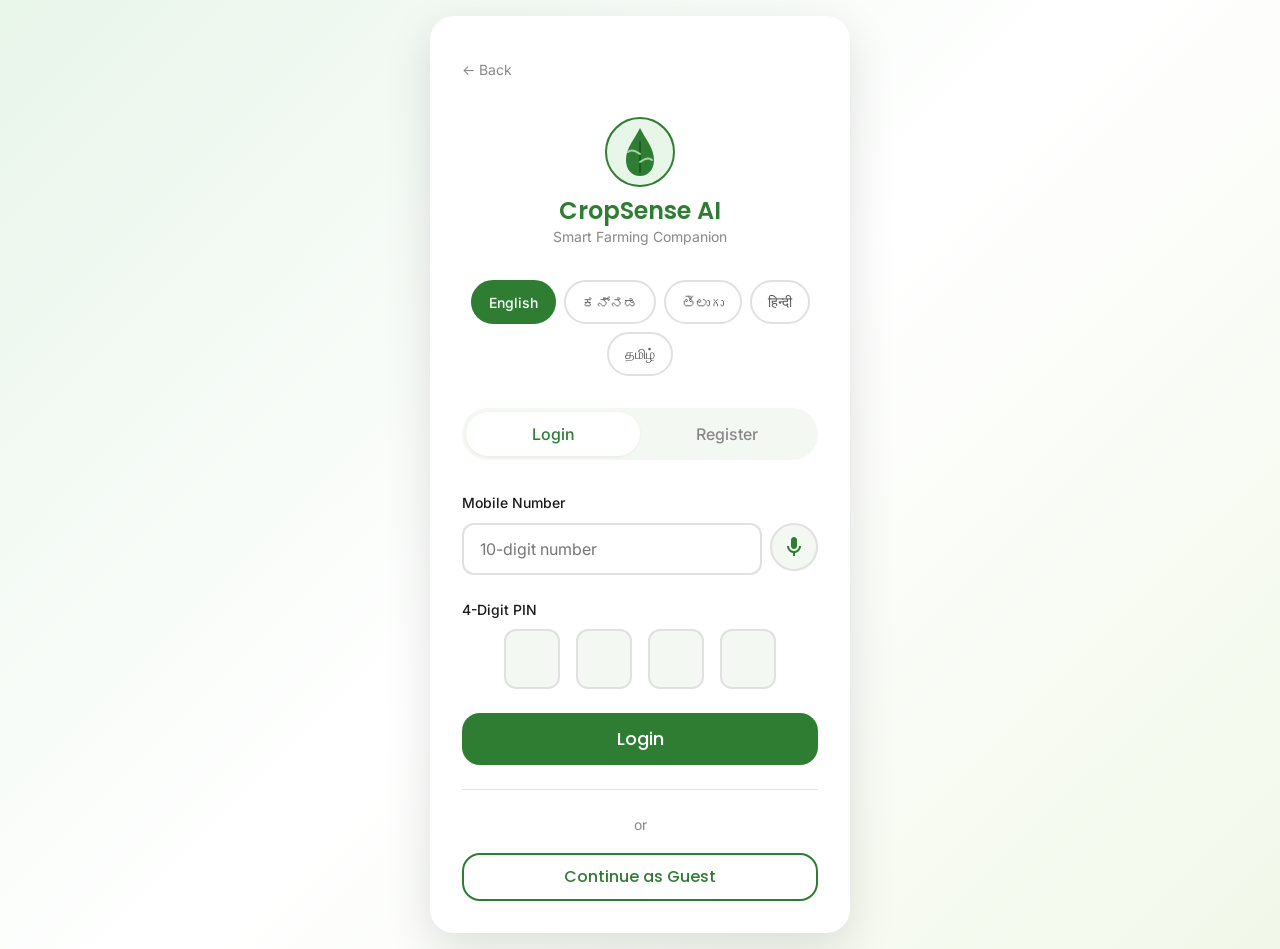
<file: frontend/portal.html>
<!DOCTYPE html>
<html lang="en">
<head>
  <meta charset="UTF-8">
  <meta name="viewport" content="width=device-width, initial-scale=1.0, viewport-fit=cover">
  <title>Farmer Portal – CropSense AI</title>
  <meta name="theme-color" content="#2E7D32">
  <meta name="apple-mobile-web-app-capable" content="yes">
  <link rel="manifest" href="manifest.json">
  <link rel="icon" href="assets/svg/icon-192.svg" type="image/svg+xml">
  <link rel="preconnect" href="https://fonts.googleapis.com">
  <link rel="preconnect" href="https://fonts.gstatic.com" crossorigin>
  <link href="https://fonts.googleapis.com/css2?family=Inter:wght@400;500;600&family=Poppins:wght@400;500;600;700&family=Noto+Sans+Kannada:wght@400;500;600&family=Noto+Sans+Telugu:wght@400;500;600&family=Noto+Sans+Devanagari:wght@400;500;600&family=Noto+Sans+Tamil:wght@400;500;600&display=swap" rel="stylesheet">
  <link rel="stylesheet" href="css/variables.css">
  <link rel="stylesheet" href="css/base.css">
  <link rel="stylesheet" href="css/portal.css">
  <link rel="stylesheet" href="css/sidebar.css">
  <link rel="stylesheet" href="css/dashboard.css">
  <link rel="stylesheet" href="css/simple-mode.css">
  <link rel="stylesheet" href="css/chat.css">
  <link rel="stylesheet" href="css/responsive.css">
  <link rel="stylesheet" href="css/animations.css">
</head>
<body>
<div id="portal-container" class="portal">

  <!-- Sidebar (Desktop) -->
  <aside id="sidebar" class="sidebar">
    <div class="sidebar__header"><span class="sidebar__logo">🌱 CropSense AI</span></div>
    <nav class="sidebar__nav">
      <button class="sidebar__link is-active" data-page="dashboard"><svg viewBox="0 0 24 24" width="20" height="20"><path d="M3 13h8V3H3v10zm0 8h8v-6H3v6zm10 0h8V11h-8v10zm0-18v6h8V3h-8z" fill="currentColor"/></svg><span data-i18n="portal.dashboard">Dashboard</span></button>
      <button class="sidebar__link" data-page="crop"><svg viewBox="0 0 24 24" width="20" height="20"><path d="M17 8C8 10 5.9 16.17 3.82 21.34l1.89.66.95-2.3c.48.17.98.3 1.34.3C19 20 22 3 22 3c-1 2-8 2.25-13 3.25S2 11.5 2 13.5s1.75 3.75 1.75 3.75C7 8 17 8 17 8z" fill="currentColor"/></svg><span data-i18n="portal.crop">Crop Advice</span></button>
      <button class="sidebar__link" data-page="yield"><svg viewBox="0 0 24 24" width="20" height="20"><path d="M5 9.2h3V19H5zM10.6 5h2.8v14h-2.8zm5.6 8H19v6h-2.8z" fill="currentColor"/></svg><span data-i18n="portal.yield">Yield Prediction</span></button>
      <button class="sidebar__link" data-page="irrigation"><svg viewBox="0 0 24 24" width="20" height="20"><path d="M12 2c-5.33 4.55-8 8.48-8 11.8 0 4.98 3.8 8.2 8 8.2s8-3.22 8-8.2C20 10.48 17.33 6.55 12 2z" fill="currentColor"/></svg><span data-i18n="portal.irrigation">Irrigation</span></button>
      <button class="sidebar__link" data-page="fertilizer"><svg viewBox="0 0 24 24" width="20" height="20"><path d="M20 4H4c-1.1 0-2 .9-2 2v12c0 1.1.9 2 2 2h16c1.1 0 2-.9 2-2V6c0-1.1-.9-2-2-2zm0 14H4V6h16v12z" fill="currentColor"/><path d="M7 15h2v2H7zm4-4h2v6h-2zm4-2h2v8h-2z" fill="currentColor"/></svg><span data-i18n="portal.fertilizer">Fertilizer</span></button>
      <button class="sidebar__link" data-page="risk"><svg viewBox="0 0 24 24" width="20" height="20"><path d="M1 21h22L12 2 1 21zm12-3h-2v-2h2v2zm0-4h-2v-4h2v4z" fill="currentColor"/></svg><span data-i18n="portal.risk">Risk Alerts</span></button>
      <button class="sidebar__link" data-page="weather"><svg viewBox="0 0 24 24" width="20" height="20"><path d="M6.76 4.84l-1.8-1.79-1.41 1.41 1.79 1.79zM4 10.5H1v2h3zm9-9.95h-2V3.5h2zm7.45 3.91l-1.41-1.41-1.79 1.79 1.41 1.41zM20 10.5v2h3v-2zm-8-5c-3.31 0-6 2.69-6 6s2.69 6 6 6 6-2.69 6-6-2.69-6-6-6zm0 10c-2.21 0-4-1.79-4-4s1.79-4 4-4 4 1.79 4 4-1.79 4-4 4zm-1 4h2v2.95h-2z" fill="currentColor"/></svg><span data-i18n="portal.weather">Weather</span></button>
      <button class="sidebar__link" data-page="market"><svg viewBox="0 0 24 24" width="20" height="20"><path d="M11.8 10.9c-2.27-.59-3-1.2-3-2.15 0-1.09 1.01-1.85 2.7-1.85 1.78 0 2.44.85 2.5 2.1h2.21c-.07-1.72-1.12-3.3-3.21-3.81V3h-3v2.16c-1.94.42-3.5 1.68-3.5 3.61 0 2.31 1.91 3.46 4.7 4.13 2.5.6 3 1.48 3 2.41 0 .69-.49 1.79-2.7 1.79-2.06 0-2.87-.92-2.98-2.1h-2.2c.12 2.19 1.76 3.42 3.68 3.83V21h3v-2.15c1.95-.37 3.5-1.5 3.5-3.55 0-2.84-2.43-3.81-4.7-4.4z" fill="currentColor"/></svg><span data-i18n="portal.market">Market Prices</span></button>
      <button class="sidebar__link" data-page="health"><svg viewBox="0 0 24 24" width="20" height="20"><path d="M16 6l2.29 2.29-4.88 4.88-4-4L2 16.59 3.41 18l6-6 4 4 6.3-6.29L22 12V6z" fill="currentColor"/></svg><span data-i18n="portal.health">Farm Health</span></button>
      <button class="sidebar__link" data-page="calendar"><svg viewBox="0 0 24 24" width="20" height="20"><path d="M19 3h-1V1h-2v2H8V1H6v2H5c-1.11 0-2 .9-2 2v14c0 1.1.89 2 2 2h14c1.1 0 2-.9 2-2V5c0-1.1-.9-2-2-2zm0 16H5V8h14v11zM9 10H7v2h2v-2zm4 0h-2v2h2v-2zm4 0h-2v2h2v-2z" fill="currentColor"/></svg><span data-i18n="portal.calendar">Calendar</span></button>
    </nav>
    <div class="sidebar__footer">
      <button class="sidebar__link" data-page="profile"><svg viewBox="0 0 24 24" width="20" height="20"><path d="M12 12c2.21 0 4-1.79 4-4s-1.79-4-4-4-4 1.79-4 4 1.79 4 4 4zm0 2c-2.67 0-8 1.34-8 4v2h16v-2c0-2.66-5.33-4-8-4z" fill="currentColor"/></svg><span data-i18n="portal.profile">Profile</span></button>
    </div>
  </aside>

  <!-- Main Content -->
  <main class="portal__main">
    <header id="topbar" class="topbar">
      <div class="topbar__left">
        <button id="sidebar-toggle" class="topbar__burger" aria-label="Toggle menu"><span></span><span></span><span></span></button>
        <h2 id="page-title" class="topbar__title" data-i18n="portal.dashboard">Dashboard</h2>
      </div>
      <div class="topbar__right">
        <select id="portal-lang" class="topbar__lang" aria-label="Language"><option value="en">EN</option><option value="kn">ಕನ್ನ</option><option value="te">తెలు</option><option value="hi">हिं</option><option value="ta">தமி</option></select>
        <button id="mode-switch" class="btn btn--ghost btn--sm" title="Switch to Simple Mode" data-i18n="portal.simple_mode">Simple</button>
        <button id="help-btn" class="topbar__icon" aria-label="Help"><svg viewBox="0 0 24 24" width="22" height="22"><path d="M12 2C6.48 2 2 6.48 2 12s4.48 10 10 10 10-4.48 10-10S17.52 2 12 2zm1 17h-2v-2h2v2zm2.07-7.75l-.9.92C13.45 12.9 13 13.5 13 15h-2v-.5c0-1.1.45-2.1 1.17-2.83l1.24-1.26c.37-.36.59-.86.59-1.41 0-1.1-.9-2-2-2s-2 .9-2 2H8c0-2.21 1.79-4 4-4s4 1.79 4 4c0 .88-.36 1.68-.93 2.25z" fill="currentColor"/></svg></button>
        <div id="user-avatar" class="topbar__avatar" role="button" aria-label="User profile" tabindex="0"><span id="avatar-letter">F</span></div>
      </div>
    </header>

    <div id="page-container" class="portal__pages">
      <div id="page-content"></div>
    </div>
  </main>

  <!-- Bottom Navigation (Mobile) -->
  <nav id="bottom-nav" class="bottom-nav">
    <button class="bottom-nav__item is-active" data-page="dashboard" aria-label="Dashboard"><svg viewBox="0 0 24 24" width="22" height="22"><path d="M3 13h8V3H3v10zm0 8h8v-6H3v6zm10 0h8V11h-8v10zm0-18v6h8V3h-8z" fill="currentColor"/></svg><span>Home</span></button>
    <button class="bottom-nav__item" data-page="crop" aria-label="Crop"><svg viewBox="0 0 24 24" width="22" height="22"><path d="M17 8C8 10 5.9 16.17 3.82 21.34l1.89.66.95-2.3c.48.17.98.3 1.34.3C19 20 22 3 22 3c-1 2-8 2.25-13 3.25S2 11.5 2 13.5s1.75 3.75 1.75 3.75C7 8 17 8 17 8z" fill="currentColor"/></svg><span>Crops</span></button>
    <button class="bottom-nav__item" data-page="weather" aria-label="Weather"><svg viewBox="0 0 24 24" width="22" height="22"><path d="M6.76 4.84l-1.8-1.79-1.41 1.41 1.79 1.79zM4 10.5H1v2h3zm9-9.95h-2V3.5h2zM20 10.5v2h3v-2zm-8-5c-3.31 0-6 2.69-6 6s2.69 6 6 6 6-2.69 6-6-2.69-6-6-6zm0 10c-2.21 0-4-1.79-4-4s1.79-4 4-4 4 1.79 4 4-1.79 4-4 4zm-1 4h2v2.95h-2z" fill="currentColor"/></svg><span>Weather</span></button>
    <button class="bottom-nav__item" data-page="market" aria-label="Market"><svg viewBox="0 0 24 24" width="22" height="22"><path d="M11.8 10.9c-2.27-.59-3-1.2-3-2.15 0-1.09 1.01-1.85 2.7-1.85 1.78 0 2.44.85 2.5 2.1h2.21c-.07-1.72-1.12-3.3-3.21-3.81V3h-3v2.16c-1.94.42-3.5 1.68-3.5 3.61 0 2.31 1.91 3.46 4.7 4.13 2.5.6 3 1.48 3 2.41 0 .69-.49 1.79-2.7 1.79-2.06 0-2.87-.92-2.98-2.1h-2.2c.12 2.19 1.76 3.42 3.68 3.83V21h3v-2.15c1.95-.37 3.5-1.5 3.5-3.55 0-2.84-2.43-3.81-4.7-4.4z" fill="currentColor"/></svg><span>Market</span></button>
    <button class="bottom-nav__item" data-page="profile" aria-label="Profile"><svg viewBox="0 0 24 24" width="22" height="22"><path d="M12 12c2.21 0 4-1.79 4-4s-1.79-4-4-4-4 1.79-4 4 1.79 4 4 4zm0 2c-2.67 0-8 1.34-8 4v2h16v-2c0-2.66-5.33-4-8-4z" fill="currentColor"/></svg><span>Profile</span></button>
  </nav>

  <!-- Simple Farmer Mode -->
  <div id="simple-mode-container" class="simple-mode" style="display:none"></div>

  <!-- Chat Widget -->
  <div id="chat-widget" class="chat-widget">
    <button id="chat-btn" class="chat-widget__btn" aria-label="AI Assistant"><svg viewBox="0 0 24 24" width="28" height="28"><path d="M20 2H4c-1.1 0-2 .9-2 2v18l4-4h14c1.1 0 2-.9 2-2V4c0-1.1-.9-2-2-2zm0 14H6l-2 2V4h16v12z" fill="currentColor"/></svg></button>
    <div id="chat-window" class="chat-window" style="display:none">
      <div class="chat-window__header"><h3 data-i18n="chat.title">AI Assistant</h3><button id="chat-close" class="chat-window__close" aria-label="Close chat">&times;</button></div>
      <div id="chat-messages" class="chat-window__messages"><div class="chat-msg chat-msg--bot"><p data-i18n="chat.welcome">Hello! I'm your farming assistant. How can I help?</p></div></div>
      <div id="chat-suggestions" class="chat-window__suggestions">
        <button class="chip" data-i18n="chat.suggest_crop">Best crop for my soil?</button>
        <button class="chip" data-i18n="chat.suggest_weather">Today's weather</button>
        <button class="chip" data-i18n="chat.suggest_market">Market prices</button>
      </div>
      <div class="chat-window__input">
        <input type="text" id="chat-input" placeholder="Type a message..." autocomplete="off">
        <button id="chat-voice-btn" class="btn btn--icon" aria-label="Voice input"><svg viewBox="0 0 24 24" width="20" height="20"><path d="M12 14c1.66 0 3-1.34 3-3V5c0-1.66-1.34-3-3-3S9 3.34 9 5v6c0 1.66 1.34 3 3 3z" fill="currentColor"/><path d="M17 11c0 2.76-2.24 5-5 5s-5-2.24-5-5H5c0 3.53 2.61 6.43 6 6.92V21h2v-3.08c3.39-.49 6-3.39 6-6.92h-2z" fill="currentColor"/></svg></button>
        <button id="chat-send" class="btn btn--primary btn--icon" aria-label="Send"><svg viewBox="0 0 24 24" width="20" height="20"><path d="M2.01 21L23 12 2.01 3 2 10l15 2-15 2z" fill="currentColor"/></svg></button>
      </div>
    </div>
  </div>
</div>

<div id="toast-container" class="toast-container" aria-live="polite"></div>
<script type="module" src="js/portal.js"></script>
</body>
</html>
</file>
<file: frontend/css/variables.css>
/**
 * CropSense AI – CSS Design Tokens
 * All colors, spacing, radii, shadows, and typography as CSS custom properties.
 */
:root {
  /* ── Colors ─────────────────────────────── */
  --color-primary: #2E7D32;
  --color-primary-light: #4CAF50;
  --color-primary-dark: #1B5E20;
  --color-secondary: #66BB6A;
  --color-accent: #A5D6A7;
  --color-bg: #FFFFFF;
  --color-bg-section: #F4F8F2;
  --color-text: #1A1A1A;
  --color-text-light: #555555;
  --color-text-muted: #888888;
  --color-border: #E0E0E0;
  --color-error: #D32F2F;
  --color-warning: #F57C00;
  --color-success: #2E7D32;
  --color-info: #1565C0;

  /* ── Glassmorphism ─────────────────────── */
  --glass-bg: rgba(255,255,255,0.72);
  --glass-border: rgba(255,255,255,0.3);
  --glass-blur: 16px;

  /* ── Spacing ───────────────────────────── */
  --space-xs: 4px;
  --space-sm: 8px;
  --space-md: 16px;
  --space-lg: 24px;
  --space-xl: 32px;
  --space-2xl: 48px;
  --space-3xl: 64px;

  /* ── Border Radius ─────────────────────── */
  --radius-sm: 8px;
  --radius-md: 12px;
  --radius-lg: 18px;
  --radius-xl: 24px;
  --radius-full: 9999px;

  /* ── Shadows ───────────────────────────── */
  --shadow-sm: 0 1px 3px rgba(0,0,0,0.06);
  --shadow-md: 0 4px 12px rgba(0,0,0,0.08);
  --shadow-lg: 0 8px 30px rgba(0,0,0,0.10);
  --shadow-xl: 0 16px 48px rgba(0,0,0,0.12);

  /* ── Typography ────────────────────────── */
  --font-heading: 'Poppins', sans-serif;
  --font-body: 'Inter', sans-serif;
  --font-kannada: 'Noto Sans Kannada', sans-serif;
  --font-telugu: 'Noto Sans Telugu', sans-serif;
  --font-hindi: 'Noto Sans Devanagari', sans-serif;
  --font-tamil: 'Noto Sans Tamil', sans-serif;

  --text-xs: 0.75rem;
  --text-sm: 0.875rem;
  --text-base: 1rem;
  --text-lg: 1.125rem;
  --text-xl: 1.25rem;
  --text-2xl: 1.5rem;
  --text-3xl: 2rem;
  --text-4xl: 2.5rem;

  /* ── Transitions ───────────────────────── */
  --transition-fast: 150ms ease;
  --transition-base: 250ms ease;
  --transition-slow: 400ms ease;

  /* ── Z-Index ───────────────────────────── */
  --z-dropdown: 100;
  --z-sticky: 200;
  --z-drawer: 300;
  --z-modal: 400;
  --z-toast: 500;
  --z-splash: 600;

  /* ── Layout ────────────────────────────── */
  --nav-height: 64px;
  --sidebar-width: 260px;
  --bottom-nav-height: 64px;
  --safe-area-bottom: env(safe-area-inset-bottom, 0px);
  --safe-area-top: env(safe-area-inset-top, 0px);
}

/* Large text mode */
.large-text {
  --text-xs: 0.875rem;
  --text-sm: 1rem;
  --text-base: 1.15rem;
  --text-lg: 1.3rem;
  --text-xl: 1.5rem;
  --text-2xl: 1.75rem;
  --text-3xl: 2.25rem;
  --text-4xl: 3rem;
}

/* Dark mode ready */
@media (prefers-color-scheme: dark) {
  :root.auto-dark {
    --color-bg: #121212;
    --color-bg-section: #1E1E1E;
    --color-text: #E0E0E0;
    --color-text-light: #B0B0B0;
    --color-text-muted: #888888;
    --color-border: #333333;
    --glass-bg: rgba(30,30,30,0.72);
    --glass-border: rgba(60,60,60,0.3);
    --shadow-sm: 0 1px 3px rgba(0,0,0,0.3);
    --shadow-md: 0 4px 12px rgba(0,0,0,0.4);
    --shadow-lg: 0 8px 30px rgba(0,0,0,0.5);
  }
}
</file>
<file: frontend/css/base.css>
/**
 * CropSense AI – Base Styles
 * Reset, global typography, utility classes, form elements, buttons.
 */

/* ── Reset ───────────────────────────────────────────────── */
*, *::before, *::after { box-sizing: border-box; margin: 0; padding: 0; }

html {
  font-size: 16px;
  scroll-behavior: smooth;
  -webkit-text-size-adjust: 100%;
  -webkit-tap-highlight-color: transparent;
  overflow-x: hidden;
}

body {
  font-family: var(--font-body);
  color: var(--color-text);
  background: var(--color-bg);
  line-height: 1.6;
  min-height: 100vh;
  min-height: 100dvh;
  overflow-x: hidden;
  -webkit-font-smoothing: antialiased;
  -moz-osx-font-smoothing: grayscale;
}

/* Kannada/Telugu/Hindi/Tamil font override by lang attribute */
[lang="kn"] body, .lang-kn { font-family: var(--font-kannada), var(--font-body); }
[lang="te"] body, .lang-te { font-family: var(--font-telugu), var(--font-body); }
[lang="hi"] body, .lang-hi { font-family: var(--font-hindi), var(--font-body); }
[lang="ta"] body, .lang-ta { font-family: var(--font-tamil), var(--font-body); }

img, svg { display: block; max-width: 100%; }
a { color: var(--color-primary); text-decoration: none; transition: color var(--transition-fast); }
a:hover { color: var(--color-primary-dark); }
ul, ol { list-style: none; }
button { cursor: pointer; border: none; background: none; font-family: inherit; }
input, select, textarea { font-family: inherit; font-size: inherit; }

h1, h2, h3, h4, h5, h6 {
  font-family: var(--font-heading);
  font-weight: 600;
  line-height: 1.25;
  color: var(--color-text);
}

/* ── Container ───────────────────────────────────────────── */
.container {
  width: 100%;
  max-width: 1200px;
  margin: 0 auto;
  padding: 0 var(--space-md);
}

/* ── Buttons ─────────────────────────────────────────────── */
.btn {
  display: inline-flex;
  align-items: center;
  justify-content: center;
  gap: var(--space-sm);
  padding: 12px 24px;
  border-radius: var(--radius-lg);
  font-family: var(--font-heading);
  font-weight: 500;
  font-size: var(--text-base);
  line-height: 1;
  transition: all var(--transition-base);
  min-height: 48px;
  min-width: 48px;
  border: 2px solid transparent;
  text-align: center;
  white-space: nowrap;
  user-select: none;
  -webkit-user-select: none;
  touch-action: manipulation;
}
.btn:focus-visible {
  outline: 3px solid var(--color-primary);
  outline-offset: 2px;
}
.btn--primary {
  background: var(--color-primary);
  color: #fff;
}
.btn--primary:hover { background: var(--color-primary-dark); }
.btn--primary:active { transform: scale(0.97); }

.btn--secondary {
  background: var(--color-bg-section);
  color: var(--color-primary);
  border-color: var(--color-border);
}
.btn--secondary:hover { background: var(--color-accent); }

.btn--ghost {
  background: transparent;
  color: var(--color-primary);
  border-color: var(--color-primary);
}
.btn--ghost:hover { background: var(--color-bg-section); }

.btn--icon {
  padding: 10px;
  border-radius: var(--radius-full);
  min-height: 44px;
  min-width: 44px;
}

.btn--lg { padding: 14px 32px; font-size: var(--text-lg); min-height: 52px; }
.btn--sm { padding: 8px 16px; font-size: var(--text-sm); min-height: 40px; }
.btn--block { width: 100%; }

/* ── Form Elements ───────────────────────────────────────── */
.form-group {
  margin-bottom: var(--space-lg);
  position: relative;
}
.form-label {
  display: block;
  font-weight: 500;
  margin-bottom: var(--space-sm);
  font-size: var(--text-sm);
  color: var(--color-text);
}
.form-input {
  width: 100%;
  padding: 14px 16px;
  border: 2px solid var(--color-border);
  border-radius: var(--radius-md);
  font-size: var(--text-base);
  color: var(--color-text);
  background: var(--color-bg);
  transition: border-color var(--transition-fast);
  min-height: 48px;
}
.form-input:focus {
  outline: none;
  border-color: var(--color-primary);
  box-shadow: 0 0 0 3px rgba(46,125,50,0.15);
}
.form-input.is-error { border-color: var(--color-error); }
.form-select {
  appearance: none;
  -webkit-appearance: none;
  background-image: url("data:image/svg+xml,%3Csvg width='12' height='8' viewBox='0 0 12 8' fill='none' xmlns='http://www.w3.org/2000/svg'%3E%3Cpath d='M1 1L6 6L11 1' stroke='%23555' stroke-width='2' stroke-linecap='round'/%3E%3C/svg%3E");
  background-repeat: no-repeat;
  background-position: right 14px center;
  padding-right: 40px;
}
.form-textarea { resize: vertical; min-height: 100px; }
.form-error {
  display: none;
  color: var(--color-error);
  font-size: var(--text-sm);
  margin-top: var(--space-xs);
}
.form-error.is-visible, .form-group.is-error .form-error { display: block; }
.form-error--global {
  text-align: center;
  padding: var(--space-sm);
  background: #FFEBEE;
  border-radius: var(--radius-sm);
  margin-bottom: var(--space-md);
}

.input-with-voice {
  position: relative;
  display: flex;
  gap: var(--space-sm);
}
.input-with-voice .form-input { flex: 1; }
.voice-input-btn {
  display: flex;
  align-items: center;
  justify-content: center;
  width: 48px;
  height: 48px;
  border-radius: var(--radius-full);
  background: var(--color-bg-section);
  color: var(--color-primary);
  border: 2px solid var(--color-border);
  transition: all var(--transition-fast);
  flex-shrink: 0;
}
.voice-input-btn:hover, .voice-input-btn.is-listening {
  background: var(--color-primary);
  color: #fff;
  border-color: var(--color-primary);
}

.checkbox-label {
  display: flex;
  align-items: center;
  gap: var(--space-sm);
  font-size: var(--text-base);
  cursor: pointer;
  min-height: 44px;
}
.checkbox-label input[type="checkbox"] {
  width: 22px;
  height: 22px;
  accent-color: var(--color-primary);
}

/* ── Section Titles ──────────────────────────────────────── */
.section {
  padding: var(--space-3xl) 0;
}
.section:nth-child(even) { background: var(--color-bg-section); }
.section__title {
  text-align: center;
  font-size: var(--text-3xl);
  margin-bottom: var(--space-sm);
  color: var(--color-text);
}
.section__subtitle {
  text-align: center;
  color: var(--color-text-light);
  font-size: var(--text-lg);
  margin-bottom: var(--space-2xl);
  max-width: 600px;
  margin-left: auto;
  margin-right: auto;
}

/* ── Cards ───────────────────────────────────────────────── */
.card {
  background: var(--color-bg);
  border-radius: var(--radius-lg);
  box-shadow: var(--shadow-md);
  padding: var(--space-lg);
  transition: transform var(--transition-base), box-shadow var(--transition-base);
}
.card:hover { transform: translateY(-2px); box-shadow: var(--shadow-lg); }

/* ── Toast Container ─────────────────────────────────────── */
.toast-container {
  position: fixed;
  top: calc(var(--safe-area-top) + var(--space-md));
  right: var(--space-md);
  z-index: var(--z-toast);
  display: flex;
  flex-direction: column;
  gap: var(--space-sm);
  pointer-events: none;
}
.toast {
  background: var(--color-text);
  color: #fff;
  padding: 14px 20px;
  border-radius: var(--radius-md);
  font-size: var(--text-sm);
  box-shadow: var(--shadow-lg);
  pointer-events: auto;
  animation: toast-in 0.3s ease forwards;
  max-width: 360px;
}
.toast--success { background: var(--color-success); }
.toast--error { background: var(--color-error); }
.toast--warning { background: var(--color-warning); }
.toast.is-hiding { animation: toast-out 0.3s ease forwards; }

@keyframes toast-in { from { opacity:0; transform:translateX(40px); } to { opacity:1; transform:translateX(0); } }
@keyframes toast-out { from { opacity:1; transform:translateX(0); } to { opacity:0; transform:translateX(40px); } }

/* ── Skeleton Loading ────────────────────────────────────── */
.skeleton {
  background: linear-gradient(90deg, #f0f0f0 25%, #e0e0e0 50%, #f0f0f0 75%);
  background-size: 200% 100%;
  animation: skeleton-shimmer 1.5s infinite;
  border-radius: var(--radius-sm);
}
.skeleton-text { height: 16px; margin-bottom: 8px; border-radius: 4px; }
.skeleton-text:last-child { width: 60%; }
.skeleton-card { height: 180px; border-radius: var(--radius-lg); }

@keyframes skeleton-shimmer { 0%{background-position:200% 0} 100%{background-position:-200% 0} }

/* ── Focus Visible ───────────────────────────────────────── */
:focus-visible {
  outline: 3px solid var(--color-primary);
  outline-offset: 2px;
}

/* ── Reduced Motion ──────────────────────────────────────── */
@media (prefers-reduced-motion: reduce) {
  *, *::before, *::after {
    animation-duration: 0.01ms !important;
    animation-iteration-count: 1 !important;
    transition-duration: 0.01ms !important;
  }
  html { scroll-behavior: auto; }
}

/* ── Scrollbar ───────────────────────────────────────────── */
::-webkit-scrollbar { width: 6px; }
::-webkit-scrollbar-track { background: transparent; }
::-webkit-scrollbar-thumb { background: var(--color-border); border-radius: 3px; }
::-webkit-scrollbar-thumb:hover { background: var(--color-text-muted); }

/* ── Print helpers ───────────────────────────────────────── */
.no-print { }
@media print { .no-print { display: none !important; } }

/* ── Install banner ──────────────────────────────────────── */
.install-banner {
  position: fixed;
  bottom: 0;
  left: 0;
  right: 0;
  background: var(--color-primary);
  color: #fff;
  padding: var(--space-md) var(--space-lg);
  display: flex;
  align-items: center;
  justify-content: space-between;
  gap: var(--space-md);
  z-index: var(--z-modal);
  padding-bottom: calc(var(--space-md) + var(--safe-area-bottom));
  animation: slide-up 0.4s ease;
}
.install-banner p { font-weight: 500; font-size: var(--text-sm); }
.install-banner__actions { display: flex; gap: var(--space-sm); flex-shrink: 0; }
.install-banner .btn--primary { background: #fff; color: var(--color-primary); }
.install-banner .btn--ghost { border-color: rgba(255,255,255,0.5); color: #fff; }

/* ── Utility ─────────────────────────────────────────────── */
.is-hidden { display: none !important; }
.is-visible { display: block !important; }
.text-center { text-align: center; }
.text-muted { color: var(--color-text-muted); }
.mt-sm { margin-top: var(--space-sm); }
.mt-md { margin-top: var(--space-md); }
.mb-md { margin-bottom: var(--space-md); }
</file>
<file: frontend/css/splash.css>
/**
 * CropSense AI – Splash Screen Styles
 * Animated logo loading screen shown on app start.
 */
.splash {
  position: fixed;
  inset: 0;
  display: flex;
  flex-direction: column;
  align-items: center;
  justify-content: center;
  background: linear-gradient(135deg, #E8F5E9 0%, #FFFFFF 50%, #F1F8E9 100%);
  z-index: var(--z-splash);
  transition: opacity 0.6s ease, visibility 0.6s ease;
}
.splash.is-hidden {
  opacity: 0;
  visibility: hidden;
  pointer-events: none;
}
.splash__logo {
  width: 100px;
  height: 100px;
  animation: splash-pulse 1.5s ease-in-out infinite;
}
.splash__logo svg { width: 100%; height: 100%; }
.splash__text {
  font-family: var(--font-heading);
  font-size: var(--text-2xl);
  font-weight: 700;
  color: var(--color-primary);
  margin-top: var(--space-lg);
  letter-spacing: -0.5px;
}
.splash__loader {
  display: flex;
  gap: 8px;
  margin-top: var(--space-xl);
}
.splash__loader span, .splash__dot {
  width: 10px;
  height: 10px;
  border-radius: 50%;
  background: var(--color-primary);
  animation: splash-bounce 1.4s ease-in-out infinite;
}
.splash__loader span:nth-child(2), .splash__dot:nth-child(2) { animation-delay: 0.16s; }
.splash__loader span:nth-child(3), .splash__dot:nth-child(3) { animation-delay: 0.32s; }

@keyframes splash-pulse {
  0%, 100% { transform: scale(1); }
  50% { transform: scale(1.08); }
}
@keyframes splash-bounce {
  0%, 80%, 100% { transform: scale(0.6); opacity: 0.4; }
  40% { transform: scale(1); opacity: 1; }
}
</file>
<file: frontend/css/navigation.css>
/**
 * CropSense AI – Navigation Styles
 * Top navigation bar with glass effect and mobile drawer.
 */

/* ── Top Nav ─────────────────────────────────────────────── */
.nav {
  position: fixed;
  top: 0;
  left: 0;
  right: 0;
  height: var(--nav-height);
  background: var(--glass-bg);
  backdrop-filter: blur(var(--glass-blur));
  -webkit-backdrop-filter: blur(var(--glass-blur));
  border-bottom: 1px solid var(--glass-border);
  z-index: var(--z-sticky);
  padding-top: var(--safe-area-top);
  transition: background 0.3s ease;
}
.nav.is-scrolled {
  background: rgba(255,255,255,0.95);
  box-shadow: var(--shadow-sm);
}
.nav__inner {
  display: flex;
  align-items: center;
  justify-content: space-between;
  height: var(--nav-height);
  gap: var(--space-md);
}
.nav__logo {
  display: flex;
  align-items: center;
  gap: var(--space-sm);
  font-family: var(--font-heading);
  font-weight: 700;
  font-size: var(--text-xl);
  color: var(--color-primary);
  text-decoration: none;
  flex-shrink: 0;
}
.nav__logo svg { width: 32px; height: 32px; }
.nav__links {
  display: flex;
  align-items: center;
  gap: var(--space-xs);
}
.nav__link {
  padding: 8px 14px;
  border-radius: var(--radius-full);
  font-size: var(--text-sm);
  font-weight: 500;
  color: var(--color-text-light);
  transition: all var(--transition-fast);
  white-space: nowrap;
}
.nav__link:hover, .nav__link.is-active {
  color: var(--color-primary);
  background: var(--color-bg-section);
}
.nav__actions {
  display: flex;
  align-items: center;
  gap: var(--space-sm);
}
.nav__lang {
  padding: 6px 10px;
  border: 1px solid var(--color-border);
  border-radius: var(--radius-sm);
  font-size: var(--text-sm);
  background: var(--color-bg);
  color: var(--color-text);
  cursor: pointer;
  min-height: 36px;
}
.nav__cta {
  font-size: var(--text-sm);
  padding: 8px 20px;
}

/* ── Mobile Burger ───────────────────────────────────────── */
.nav__burger {
  display: none;
  width: 44px;
  height: 44px;
  flex-direction: column;
  align-items: center;
  justify-content: center;
  gap: 5px;
  background: none;
  border: none;
  cursor: pointer;
  padding: 8px;
}
.nav__burger span {
  display: block;
  width: 22px;
  height: 2px;
  background: var(--color-text);
  border-radius: 2px;
  transition: all 0.3s ease;
}
.nav__burger.is-active span:nth-child(1) { transform: rotate(45deg) translate(5px, 5px); }
.nav__burger.is-active span:nth-child(2) { opacity: 0; }
.nav__burger.is-active span:nth-child(3) { transform: rotate(-45deg) translate(5px, -5px); }

/* ── Mobile Drawer ───────────────────────────────────────── */
.drawer {
  position: fixed;
  inset: 0;
  z-index: var(--z-drawer);
  visibility: hidden;
  pointer-events: none;
}
.drawer.is-open {
  visibility: visible;
  pointer-events: auto;
}
.drawer__overlay {
  position: absolute;
  inset: 0;
  background: rgba(0,0,0,0.4);
  opacity: 0;
  transition: opacity 0.3s ease;
}
.drawer.is-open .drawer__overlay { opacity: 1; }
.drawer__panel {
  position: absolute;
  right: 0;
  top: 0;
  bottom: 0;
  width: 300px;
  max-width: 85vw;
  background: var(--color-bg);
  transform: translateX(100%);
  transition: transform 0.3s ease;
  display: flex;
  flex-direction: column;
  padding-top: var(--safe-area-top);
}
.drawer.is-open .drawer__panel { transform: translateX(0); }
.drawer__header {
  display: flex;
  align-items: center;
  justify-content: space-between;
  padding: var(--space-lg);
  border-bottom: 1px solid var(--color-border);
}
.drawer__title {
  font-family: var(--font-heading);
  font-size: var(--text-lg);
  font-weight: 600;
}
.drawer__close {
  font-size: 28px;
  width: 44px;
  height: 44px;
  display: flex;
  align-items: center;
  justify-content: center;
  border-radius: var(--radius-full);
  color: var(--color-text-muted);
}
.drawer__close:hover { background: var(--color-bg-section); }
.drawer__nav {
  display: flex;
  flex-direction: column;
  padding: var(--space-md);
  flex: 1;
  overflow-y: auto;
}
.drawer__link {
  display: block;
  padding: 14px var(--space-md);
  border-radius: var(--radius-md);
  font-size: var(--text-lg);
  font-weight: 500;
  color: var(--color-text);
  transition: background var(--transition-fast);
  min-height: 48px;
}
.drawer__link:hover { background: var(--color-bg-section); color: var(--color-primary); }
.drawer__footer {
  padding: var(--space-lg);
  border-top: 1px solid var(--color-border);
  display: flex;
  flex-direction: column;
  gap: var(--space-md);
  padding-bottom: calc(var(--space-lg) + var(--safe-area-bottom));
}
.drawer__lang {
  padding: 12px;
  border: 1px solid var(--color-border);
  border-radius: var(--radius-md);
  font-size: var(--text-base);
  width: 100%;
  min-height: 48px;
}
</file>
<file: frontend/css/hero.css>
/**
 * CropSense AI – Hero Slider Styles
 * Full-width hero with sliding SVG landscape backgrounds.
 */
.hero {
  position: relative;
  min-height: 100vh;
  min-height: 100dvh;
  display: flex;
  align-items: center;
  overflow: hidden;
  padding-top: var(--nav-height);
}
.hero__slider {
  position: absolute;
  inset: 0;
}
.hero__slide {
  position: absolute;
  inset: 0;
  opacity: 0;
  transition: opacity 0.8s ease;
}
.hero__slide.is-active { opacity: 1; }
.hero__bg {
  position: absolute;
  inset: 0;
}
.hero__svg {
  width: 100%;
  height: 100%;
  object-fit: cover;
}
.hero__content {
  position: relative;
  z-index: 2;
  text-align: center;
  padding: var(--space-2xl) var(--space-md);
  max-width: 700px;
  margin: 0 auto;
}
.hero__title {
  font-size: var(--text-4xl);
  font-weight: 700;
  color: var(--color-text);
  margin-bottom: var(--space-md);
  text-shadow: 0 2px 20px rgba(255,255,255,0.8);
  line-height: 1.15;
}
.hero__subtitle {
  font-size: var(--text-lg);
  color: var(--color-text-light);
  margin-bottom: var(--space-xl);
  text-shadow: 0 1px 10px rgba(255,255,255,0.6);
  line-height: 1.5;
}
.hero__actions {
  display: flex;
  gap: var(--space-md);
  justify-content: center;
  flex-wrap: wrap;
}
.hero__controls {
  position: absolute;
  bottom: var(--space-xl);
  left: 0;
  right: 0;
  display: flex;
  align-items: center;
  justify-content: center;
  gap: var(--space-md);
  z-index: 3;
  padding-bottom: var(--safe-area-bottom);
}
.hero__prev, .hero__next {
  width: 44px;
  height: 44px;
  border-radius: var(--radius-full);
  background: var(--glass-bg);
  backdrop-filter: blur(8px);
  display: flex;
  align-items: center;
  justify-content: center;
  font-size: 18px;
  color: var(--color-text);
  border: 1px solid var(--glass-border);
  transition: all var(--transition-fast);
}
.hero__prev:hover, .hero__next:hover {
  background: var(--color-primary);
  color: #fff;
}
.hero__indicators {
  display: flex;
  gap: 8px;
}
.hero__dot {
  width: 10px;
  height: 10px;
  border-radius: 50%;
  background: var(--color-border);
  border: none;
  padding: 0;
  transition: all var(--transition-fast);
  cursor: pointer;
}
.hero__dot.is-active {
  background: var(--color-primary);
  width: 28px;
  border-radius: 5px;
}
</file>
<file: frontend/css/sections.css>
/**
 * CropSense AI – Section Styles
 * About, How It Works, Technology, SDGs sections.
 */

/* ── About ───────────────────────────────────────────────── */
.about__grid {
  display: grid;
  grid-template-columns: repeat(3, 1fr);
  gap: var(--space-lg);
}
.about__card {
  background: var(--color-bg);
  border-radius: var(--radius-lg);
  padding: var(--space-xl);
  text-align: center;
  box-shadow: var(--shadow-sm);
  transition: transform var(--transition-base), box-shadow var(--transition-base);
}
.about__card:hover { transform: translateY(-4px); box-shadow: var(--shadow-lg); }
.about__icon {
  display: flex;
  justify-content: center;
  margin-bottom: var(--space-md);
}
.about__card h3 {
  font-size: var(--text-xl);
  margin-bottom: var(--space-sm);
}
.about__card p {
  color: var(--color-text-light);
  font-size: var(--text-sm);
  line-height: 1.6;
}

/* ── How It Works ────────────────────────────────────────── */
.how__steps {
  display: grid;
  grid-template-columns: repeat(4, 1fr);
  gap: var(--space-lg);
  position: relative;
}
.how__step {
  text-align: center;
  position: relative;
}
.how__number {
  width: 40px;
  height: 40px;
  border-radius: var(--radius-full);
  background: var(--color-primary);
  color: #fff;
  font-family: var(--font-heading);
  font-weight: 700;
  font-size: var(--text-lg);
  display: flex;
  align-items: center;
  justify-content: center;
  margin: 0 auto var(--space-md);
}
.how__icon {
  display: flex;
  justify-content: center;
  margin-bottom: var(--space-md);
}
.how__step h3 {
  font-size: var(--text-lg);
  margin-bottom: var(--space-sm);
}
.how__step p {
  color: var(--color-text-light);
  font-size: var(--text-sm);
  line-height: 1.5;
}

/* ── Technology ──────────────────────────────────────────── */
.technology__grid {
  display: grid;
  grid-template-columns: repeat(4, 1fr);
  gap: var(--space-lg);
}
.tech-card {
  text-align: center;
  padding: var(--space-lg);
  background: var(--color-bg);
  border-radius: var(--radius-lg);
  box-shadow: var(--shadow-sm);
  transition: transform var(--transition-base);
}
.tech-card:hover { transform: translateY(-4px); }
.tech-card svg { margin: 0 auto var(--space-md); }
.tech-card h4 {
  font-size: var(--text-base);
  font-family: var(--font-heading);
  margin-bottom: var(--space-sm);
}
.tech-card p {
  color: var(--color-text-light);
  font-size: var(--text-sm);
}

/* ── SDGs ────────────────────────────────────────────────── */
.sdgs__grid {
  display: grid;
  grid-template-columns: repeat(4, 1fr);
  gap: var(--space-lg);
}
.sdg-card {
  background: var(--color-bg);
  border-radius: var(--radius-lg);
  padding: var(--space-xl);
  text-align: center;
  border-top: 4px solid var(--sdg-color, var(--color-primary));
  box-shadow: var(--shadow-sm);
  transition: transform var(--transition-base);
}
.sdg-card:hover { transform: translateY(-4px); }
.sdg-card__number {
  width: 56px;
  height: 56px;
  border-radius: var(--radius-lg);
  background: var(--sdg-color, var(--color-primary));
  color: #fff;
  font-family: var(--font-heading);
  font-weight: 700;
  font-size: var(--text-2xl);
  display: flex;
  align-items: center;
  justify-content: center;
  margin: 0 auto var(--space-md);
}
.sdg-card h3 {
  font-size: var(--text-lg);
  margin-bottom: var(--space-sm);
}
.sdg-card p {
  color: var(--color-text-light);
  font-size: var(--text-sm);
}
</file>
<file: frontend/css/features.css>
/**
 * CropSense AI – Feature Cards Styles
 * 9 premium cards for the Features section.
 */
.features__grid {
  display: grid;
  grid-template-columns: repeat(3, 1fr);
  gap: var(--space-lg);
}
.feature-card {
  background: var(--color-bg);
  border-radius: var(--radius-lg);
  padding: var(--space-xl);
  box-shadow: var(--shadow-sm);
  transition: all var(--transition-base);
  cursor: pointer;
  position: relative;
  overflow: hidden;
  border: 2px solid transparent;
}
.feature-card::before {
  content: '';
  position: absolute;
  top: 0;
  left: 0;
  right: 0;
  height: 3px;
  background: linear-gradient(90deg, var(--color-primary), var(--color-accent));
  transform: scaleX(0);
  transform-origin: left;
  transition: transform 0.4s ease;
}
.feature-card:hover::before, .feature-card:focus-visible::before {
  transform: scaleX(1);
}
.feature-card:hover, .feature-card:focus-visible {
  transform: translateY(-4px);
  box-shadow: var(--shadow-lg);
  border-color: var(--color-accent);
}
.feature-card:active { transform: scale(0.98); }
.feature-card__icon {
  margin-bottom: var(--space-md);
}
.feature-card__title {
  font-size: var(--text-lg);
  font-family: var(--font-heading);
  margin-bottom: var(--space-sm);
}
.feature-card__desc {
  color: var(--color-text-light);
  font-size: var(--text-sm);
  line-height: 1.5;
  margin-bottom: var(--space-md);
}
.feature-card__arrow {
  display: inline-block;
  color: var(--color-primary);
  font-size: var(--text-xl);
  font-weight: 600;
  transition: transform var(--transition-fast);
}
.feature-card:hover .feature-card__arrow { transform: translateX(6px); }
</file>
<file: frontend/css/contact.css>
/**
 * CropSense AI – Contact & Footer Styles
 */

/* ── Contact ─────────────────────────────────────────────── */
.contact__form {
  max-width: 600px;
  margin: 0 auto;
  background: var(--color-bg);
  padding: var(--space-xl);
  border-radius: var(--radius-lg);
  box-shadow: var(--shadow-md);
}

/* ── Footer ──────────────────────────────────────────────── */
.footer {
  background: var(--color-text);
  color: rgba(255,255,255,0.8);
  padding: var(--space-2xl) 0 var(--space-lg);
}
.footer__grid {
  display: grid;
  grid-template-columns: 2fr 1fr 1fr;
  gap: var(--space-xl);
  margin-bottom: var(--space-xl);
}
.footer__logo {
  font-family: var(--font-heading);
  font-size: var(--text-xl);
  font-weight: 700;
  color: #fff;
  display: block;
  margin-bottom: var(--space-sm);
}
.footer__tagline {
  color: rgba(255,255,255,0.6);
  font-size: var(--text-sm);
}
.footer__links h4 {
  color: #fff;
  font-size: var(--text-sm);
  text-transform: uppercase;
  letter-spacing: 1px;
  margin-bottom: var(--space-md);
}
.footer__links a {
  display: block;
  color: rgba(255,255,255,0.6);
  padding: 6px 0;
  font-size: var(--text-sm);
  transition: color var(--transition-fast);
}
.footer__links a:hover { color: var(--color-accent); }
.footer__bottom {
  border-top: 1px solid rgba(255,255,255,0.1);
  padding-top: var(--space-lg);
  text-align: center;
  font-size: var(--text-sm);
  color: rgba(255,255,255,0.4);
  padding-bottom: var(--safe-area-bottom);
}
</file>
<file: frontend/css/responsive.css>
/**
 * CropSense AI – Responsive Breakpoints
 * Mobile-first responsive rules for all screen sizes.
 */

/* ── Max 1024px (Tablet) ─────────────────────────────────── */
@media (max-width: 1024px) {
  .about__grid { grid-template-columns: 1fr; }
  .features__grid { grid-template-columns: repeat(2, 1fr); }
  .how__steps { grid-template-columns: repeat(2, 1fr); }
  .technology__grid { grid-template-columns: repeat(2, 1fr); }
  .sdgs__grid { grid-template-columns: repeat(2, 1fr); }
  .footer__grid { grid-template-columns: 1fr 1fr; gap: var(--space-lg); }
  .footer__brand { grid-column: 1 / -1; }

  /* Portal sidebar hidden on tablet */
  .sidebar { transform: translateX(-100%); }
  .sidebar.is-open { transform: translateX(0); box-shadow: var(--shadow-xl); }
  .portal__main { margin-left: 0; }
  .topbar__burger { display: flex; }
}

/* ── Max 768px (Large Phone) ─────────────────────────────── */
@media (max-width: 768px) {
  :root {
    --nav-height: 56px;
    --space-3xl: 48px;
  }
  .container { padding: 0 var(--space-md); }

  /* Navigation */
  .nav__links { display: none; }
  .nav__actions .nav__cta { display: none; }
  .nav__burger { display: flex; }

  /* Hero */
  .hero { min-height: 85vh; }
  .hero__title { font-size: var(--text-3xl); }
  .hero__subtitle { font-size: var(--text-base); }
  .hero__actions { flex-direction: column; align-items: stretch; }
  .hero__prev, .hero__next { display: none; }

  /* Sections */
  .section { padding: var(--space-2xl) 0; }
  .section__title { font-size: var(--text-2xl); }
  .section__subtitle { font-size: var(--text-base); }
  .features__grid { grid-template-columns: 1fr; }
  .how__steps { grid-template-columns: 1fr; }
  .technology__grid { grid-template-columns: 1fr; }
  .sdgs__grid { grid-template-columns: 1fr; }
  .footer__grid { grid-template-columns: 1fr; }

  /* Contact */
  .contact__form { padding: var(--space-lg); }

  /* Portal */
  .portal__pages { padding: var(--space-md); padding-bottom: calc(var(--space-md) + var(--bottom-nav-height) + var(--safe-area-bottom)); }
  .topbar { padding: 0 var(--space-md); }
  .topbar__title { font-size: var(--text-lg); }
  .stat-grid { grid-template-columns: repeat(2, 1fr); }
  .form-card__grid { grid-template-columns: 1fr; }
  .price-grid { grid-template-columns: 1fr; }
  .forecast-grid { grid-template-columns: repeat(3, 1fr); }
  .weather-current { flex-direction: column; text-align: center; }

  /* Bottom nav visible */
  .bottom-nav { display: flex; }

  /* Chat widget adjust for bottom nav */
  .chat-widget {
    bottom: calc(var(--bottom-nav-height) + var(--space-md) + var(--safe-area-bottom));
  }
  .chat-window {
    position: fixed;
    inset: 0;
    width: 100%;
    max-width: 100%;
    height: 100%;
    max-height: 100%;
    border-radius: 0;
    bottom: 0;
    right: 0;
  }

  /* Simple mode tiles */
  .simple-tiles { max-width: 100%; }
}

/* ── Max 390px (Small Phone) ─────────────────────────────── */
@media (max-width: 390px) {
  :root {
    --space-xl: 24px;
    --space-2xl: 32px;
  }
  .hero__title { font-size: var(--text-2xl); }
  .login__container { padding: var(--space-md); }
  .pin-input-group { gap: var(--space-sm); }
  .pin-box { width: 48px; height: 52px; font-size: var(--text-xl); }
  .stat-grid { grid-template-columns: 1fr; }
  .forecast-grid { grid-template-columns: repeat(2, 1fr); }
  .simple-tiles { grid-template-columns: 1fr; }
  .dashboard__quick { grid-template-columns: repeat(2, 1fr); }
  .form-card__actions { flex-direction: column; }
  .form-card__actions .btn { width: 100%; }
}

/* ── Min 1440px (Large Desktop) ──────────────────────────── */
@media (min-width: 1440px) {
  .container { max-width: 1320px; }
  .features__grid { grid-template-columns: repeat(3, 1fr); gap: var(--space-xl); }
}
</file>
<file: frontend/css/animations.css>
/**
 * CropSense AI – Animations
 * Scroll reveal, page transitions, and micro-interactions.
 */

/* ── Scroll Reveal ───────────────────────────────────────── */
.reveal {
  opacity: 0;
  transform: translateY(30px);
  transition: opacity 0.6s ease, transform 0.6s ease;
}
.reveal.is-visible {
  opacity: 1;
  transform: translateY(0);
}
.reveal-delay-1 { transition-delay: 0.1s; }
.reveal-delay-2 { transition-delay: 0.2s; }
.reveal-delay-3 { transition-delay: 0.3s; }

/* ── Page Transitions ────────────────────────────────────── */
.page-enter {
  animation: page-slide-in 0.35s ease forwards;
}
.page-exit {
  animation: page-slide-out 0.25s ease forwards;
}
@keyframes page-slide-in {
  from { opacity: 0; transform: translateX(20px); }
  to { opacity: 1; transform: translateX(0); }
}
@keyframes page-slide-out {
  from { opacity: 1; transform: translateX(0); }
  to { opacity: 0; transform: translateX(-20px); }
}

/* ── Micro-interactions ──────────────────────────────────── */
.pulse {
  animation: pulse 2s ease-in-out infinite;
}
@keyframes pulse {
  0%, 100% { transform: scale(1); }
  50% { transform: scale(1.05); }
}

.spin {
  animation: spin 1s linear infinite;
}
@keyframes spin {
  from { transform: rotate(0deg); }
  to { transform: rotate(360deg); }
}

/* ── Loading Spinner ─────────────────────────────────────── */
.spinner {
  width: 32px;
  height: 32px;
  border: 3px solid var(--color-border);
  border-top-color: var(--color-primary);
  border-radius: 50%;
  animation: spin 0.8s linear infinite;
  margin: var(--space-lg) auto;
}

/* ── Fade animations ─────────────────────────────────────── */
.fade-in { animation: fade-in 0.5s ease; }
.fade-out { animation: fade-out 0.3s ease forwards; }
@keyframes fade-in { from { opacity: 0; } to { opacity: 1; } }
@keyframes fade-out { from { opacity: 1; } to { opacity: 0; } }

/* ── Scale animations ────────────────────────────────────── */
.scale-in { animation: scale-in 0.3s ease; }
@keyframes scale-in {
  from { opacity: 0; transform: scale(0.9); }
  to { opacity: 1; transform: scale(1); }
}

/* ── Bounce ──────────────────────────────────────────────── */
.bounce { animation: bounce 0.4s ease; }
@keyframes bounce {
  0% { transform: scale(1); }
  40% { transform: scale(1.08); }
  100% { transform: scale(1); }
}

/* ── Skeleton loading for pages ──────────────────────────── */
.page-skeleton {
  padding: var(--space-lg);
}
.page-skeleton .skeleton-header {
  height: 28px;
  width: 200px;
  margin-bottom: var(--space-xl);
}
.page-skeleton .skeleton-block {
  height: 200px;
  margin-bottom: var(--space-md);
}
.page-skeleton .skeleton-line {
  height: 16px;
  margin-bottom: var(--space-sm);
}
.page-skeleton .skeleton-line:nth-child(odd) { width: 90%; }
.page-skeleton .skeleton-line:nth-child(even) { width: 70%; }

/* ── Ripple on tap ───────────────────────────────────────── */
.ripple {
  position: relative;
  overflow: hidden;
}
.ripple::after {
  content: '';
  position: absolute;
  width: 100%;
  height: 100%;
  top: 0;
  left: 0;
  pointer-events: none;
  background-image: radial-gradient(circle, rgba(46,125,50,0.2) 10%, transparent 10.01%);
  background-repeat: no-repeat;
  background-position: 50%;
  transform: scale(10);
  opacity: 0;
  transition: transform 0.4s, opacity 0.6s;
}
.ripple:active::after {
  transform: scale(0);
  opacity: 1;
  transition: 0s;
}
</file>
<file: frontend/css/login.css>
/**
 * CropSense AI – Login Page Styles
 * Modern mobile-first login/register UI with language selection and PIN input.
 */
.login {
  min-height: 100vh;
  min-height: 100dvh;
  display: flex;
  align-items: center;
  justify-content: center;
  background: linear-gradient(135deg, #E8F5E9 0%, #FFFFFF 50%, #F1F8E9 100%);
  padding: var(--space-md);
  padding-top: calc(var(--space-md) + var(--safe-area-top));
  padding-bottom: calc(var(--space-md) + var(--safe-area-bottom));
}
.login__container {
  width: 100%;
  max-width: 420px;
  background: var(--color-bg);
  border-radius: var(--radius-xl);
  box-shadow: var(--shadow-xl);
  padding: var(--space-xl);
  animation: fade-scale-in 0.5s ease;
}
.login__back {
  display: inline-flex;
  align-items: center;
  gap: var(--space-xs);
  color: var(--color-text-muted);
  font-size: var(--text-sm);
  margin-bottom: var(--space-lg);
  min-height: 44px;
}
.login__back:hover { color: var(--color-primary); }
.login__logo {
  text-align: center;
  margin-bottom: var(--space-xl);
}
.login__logo svg { margin: 0 auto; width: 72px; height: 72px; }
.login__logo h1 {
  font-size: var(--text-2xl);
  color: var(--color-primary);
  margin-top: var(--space-sm);
}
.login__logo p {
  color: var(--color-text-muted);
  font-size: var(--text-sm);
}

/* Language Buttons */
.login__langs {
  display: flex;
  flex-wrap: wrap;
  gap: var(--space-sm);
  justify-content: center;
  margin-bottom: var(--space-xl);
}
.lang-btn {
  padding: 10px 16px;
  border: 2px solid var(--color-border);
  border-radius: var(--radius-full);
  font-size: var(--text-sm);
  font-weight: 500;
  color: var(--color-text-light);
  background: var(--color-bg);
  transition: all var(--transition-fast);
  min-height: 44px;
  cursor: pointer;
}
.lang-btn:hover { border-color: var(--color-secondary); }
.lang-btn.is-active {
  background: var(--color-primary);
  color: #fff;
  border-color: var(--color-primary);
}

/* Tabs */
.login__tabs {
  display: flex;
  background: var(--color-bg-section);
  border-radius: var(--radius-full);
  padding: 4px;
  margin-bottom: var(--space-xl);
}
.login__tab {
  flex: 1;
  padding: 12px;
  border-radius: var(--radius-full);
  font-size: var(--text-base);
  font-weight: 500;
  color: var(--color-text-muted);
  text-align: center;
  transition: all var(--transition-fast);
  min-height: 44px;
  cursor: pointer;
}
.login__tab.is-active {
  background: var(--color-bg);
  color: var(--color-primary);
  box-shadow: var(--shadow-sm);
}

/* PIN Input */
.pin-input-group {
  display: flex;
  gap: var(--space-md);
  justify-content: center;
}
.pin-box {
  width: 56px;
  height: 60px;
  text-align: center;
  font-size: var(--text-2xl);
  font-weight: 600;
  border: 2px solid var(--color-border);
  border-radius: var(--radius-md);
  background: var(--color-bg-section);
  color: var(--color-text);
  transition: border-color var(--transition-fast);
}
.pin-box:focus {
  border-color: var(--color-primary);
  outline: none;
  box-shadow: 0 0 0 3px rgba(46,125,50,0.15);
}

/* Guest */
.login__guest {
  text-align: center;
  margin-top: var(--space-lg);
  padding-top: var(--space-lg);
  border-top: 1px solid var(--color-border);
}
.login__guest p {
  color: var(--color-text-muted);
  font-size: var(--text-sm);
  margin-bottom: var(--space-md);
}

@keyframes fade-scale-in {
  from { opacity: 0; transform: scale(0.96) translateY(10px); }
  to { opacity: 1; transform: scale(1) translateY(0); }
}
</file>
<file: frontend/css/portal.css>
/**
 * CropSense AI – Portal Layout Styles
 * Main app shell with sidebar, topbar, and content area.
 */
.portal {
  display: flex;
  min-height: 100vh;
  min-height: 100dvh;
  background: var(--color-bg-section);
}
.portal__main {
  flex: 1;
  display: flex;
  flex-direction: column;
  min-width: 0;
  margin-left: var(--sidebar-width);
  transition: margin-left 0.3s ease;
}

/* ── Topbar ──────────────────────────────────────────────── */
.topbar {
  position: sticky;
  top: 0;
  height: var(--nav-height);
  background: var(--glass-bg);
  backdrop-filter: blur(var(--glass-blur));
  -webkit-backdrop-filter: blur(var(--glass-blur));
  border-bottom: 1px solid var(--glass-border);
  display: flex;
  align-items: center;
  justify-content: space-between;
  padding: 0 var(--space-lg);
  z-index: var(--z-sticky);
  padding-top: var(--safe-area-top);
}
.topbar__left {
  display: flex;
  align-items: center;
  gap: var(--space-md);
}
.topbar__burger {
  display: none;
  width: 44px;
  height: 44px;
  flex-direction: column;
  align-items: center;
  justify-content: center;
  gap: 5px;
}
.topbar__burger span {
  display: block;
  width: 20px;
  height: 2px;
  background: var(--color-text);
  border-radius: 2px;
}
.topbar__title {
  font-size: var(--text-xl);
  font-weight: 600;
}
.topbar__right {
  display: flex;
  align-items: center;
  gap: var(--space-sm);
}
.topbar__lang {
  padding: 6px 8px;
  border: 1px solid var(--color-border);
  border-radius: var(--radius-sm);
  font-size: var(--text-sm);
  background: var(--color-bg);
  min-height: 36px;
}
.topbar__icon {
  width: 40px;
  height: 40px;
  border-radius: var(--radius-full);
  display: flex;
  align-items: center;
  justify-content: center;
  color: var(--color-text-muted);
  transition: all var(--transition-fast);
}
.topbar__icon:hover {
  background: var(--color-bg-section);
  color: var(--color-primary);
}
.topbar__avatar {
  width: 36px;
  height: 36px;
  border-radius: var(--radius-full);
  background: var(--color-primary);
  color: #fff;
  display: flex;
  align-items: center;
  justify-content: center;
  font-weight: 600;
  font-size: var(--text-sm);
  cursor: pointer;
}

/* ── Page Container ──────────────────────────────────────── */
.portal__pages {
  flex: 1;
  padding: var(--space-lg);
  padding-bottom: calc(var(--space-lg) + var(--safe-area-bottom));
  overflow-y: auto;
  -webkit-overflow-scrolling: touch;
}
.portal-page {
  display: none;
  animation: page-fade-in 0.35s ease;
}
.portal-page.is-active { display: block; }

@keyframes page-fade-in {
  from { opacity: 0; transform: translateY(12px); }
  to { opacity: 1; transform: translateY(0); }
}

/* ── Page Header ─────────────────────────────────────────── */
.page-header {
  margin-bottom: var(--space-xl);
}
.page-header__title {
  font-size: var(--text-2xl);
  margin-bottom: var(--space-xs);
}
.page-header__desc {
  color: var(--color-text-muted);
  font-size: var(--text-sm);
}

/* ── Result Card ─────────────────────────────────────────── */
.result-card {
  background: var(--color-bg);
  border-radius: var(--radius-lg);
  padding: var(--space-xl);
  box-shadow: var(--shadow-md);
  margin-top: var(--space-lg);
  animation: slide-up 0.4s ease;
}
.result-card__header {
  display: flex;
  align-items: center;
  justify-content: space-between;
  margin-bottom: var(--space-md);
  padding-bottom: var(--space-md);
  border-bottom: 1px solid var(--color-border);
}
.result-card__title {
  font-size: var(--text-xl);
  font-weight: 600;
}
.result-card__actions {
  display: flex;
  gap: var(--space-sm);
}
.result-card__body {
  color: var(--color-text-light);
  line-height: 1.7;
}

/* ── Stat Cards Grid ─────────────────────────────────────── */
.stat-grid {
  display: grid;
  grid-template-columns: repeat(auto-fit, minmax(200px, 1fr));
  gap: var(--space-md);
  margin-bottom: var(--space-lg);
}
.stat-card {
  background: var(--color-bg);
  border-radius: var(--radius-lg);
  padding: var(--space-lg);
  box-shadow: var(--shadow-sm);
  text-align: center;
}
.stat-card__value {
  font-size: var(--text-3xl);
  font-weight: 700;
  color: var(--color-primary);
  font-family: var(--font-heading);
}
.stat-card__label {
  font-size: var(--text-sm);
  color: var(--color-text-muted);
  margin-top: var(--space-xs);
}

/* ── Form Card ───────────────────────────────────────────── */
.form-card {
  background: var(--color-bg);
  border-radius: var(--radius-lg);
  padding: var(--space-xl);
  box-shadow: var(--shadow-sm);
}
.form-card__title {
  font-size: var(--text-lg);
  margin-bottom: var(--space-lg);
  display: flex;
  align-items: center;
  gap: var(--space-sm);
}
.form-card__grid {
  display: grid;
  grid-template-columns: repeat(auto-fit, minmax(220px, 1fr));
  gap: var(--space-md);
}
.form-card__actions {
  display: flex;
  gap: var(--space-md);
  margin-top: var(--space-lg);
  flex-wrap: wrap;
}

/* ── Disclaimer ──────────────────────────────────────────── */
.disclaimer {
  margin-top: var(--space-lg);
  padding: var(--space-md);
  background: #FFF8E1;
  border-radius: var(--radius-md);
  font-size: var(--text-xs);
  color: var(--color-text-muted);
  border-left: 3px solid var(--color-warning);
}

@keyframes slide-up {
  from { opacity: 0; transform: translateY(20px); }
  to { opacity: 1; transform: translateY(0); }
}
</file>
<file: frontend/css/sidebar.css>
/**
 * CropSense AI – Sidebar & Bottom Navigation Styles
 * Desktop sidebar + mobile bottom tab bar.
 */

/* ── Sidebar (Desktop) ───────────────────────────────────── */
.sidebar {
  position: fixed;
  left: 0;
  top: 0;
  bottom: 0;
  width: var(--sidebar-width);
  background: var(--color-bg);
  border-right: 1px solid var(--color-border);
  display: flex;
  flex-direction: column;
  z-index: var(--z-sticky);
  overflow-y: auto;
  transition: transform 0.3s ease;
}
.sidebar__header {
  padding: var(--space-lg);
  border-bottom: 1px solid var(--color-border);
  flex-shrink: 0;
}
.sidebar__logo {
  font-family: var(--font-heading);
  font-size: var(--text-lg);
  font-weight: 700;
  color: var(--color-primary);
}
.sidebar__nav {
  flex: 1;
  padding: var(--space-sm);
  overflow-y: auto;
}
.sidebar__link {
  display: flex;
  align-items: center;
  gap: var(--space-md);
  padding: 12px var(--space-md);
  border-radius: var(--radius-md);
  font-size: var(--text-sm);
  font-weight: 500;
  color: var(--color-text-light);
  width: 100%;
  text-align: left;
  transition: all var(--transition-fast);
  min-height: 44px;
  margin-bottom: 2px;
}
.sidebar__link svg { flex-shrink: 0; opacity: 0.6; }
.sidebar__link:hover {
  background: var(--color-bg-section);
  color: var(--color-primary);
}
.sidebar__link:hover svg { opacity: 1; }
.sidebar__link.is-active {
  background: var(--color-bg-section);
  color: var(--color-primary);
  font-weight: 600;
}
.sidebar__link.is-active svg { opacity: 1; color: var(--color-primary); }
.sidebar__footer {
  padding: var(--space-sm);
  border-top: 1px solid var(--color-border);
  flex-shrink: 0;
}

/* ── Bottom Navigation (Mobile) ──────────────────────────── */
.bottom-nav {
  display: none;
  position: fixed;
  bottom: 0;
  left: 0;
  right: 0;
  height: calc(var(--bottom-nav-height) + var(--safe-area-bottom));
  padding-bottom: var(--safe-area-bottom);
  background: var(--color-bg);
  border-top: 1px solid var(--color-border);
  z-index: var(--z-sticky);
  align-items: stretch;
  justify-content: space-around;
}
.bottom-nav__item {
  flex: 1;
  display: flex;
  flex-direction: column;
  align-items: center;
  justify-content: center;
  gap: 3px;
  padding: 6px 2px;
  color: var(--color-text-muted);
  font-size: 10px;
  font-weight: 500;
  transition: color var(--transition-fast);
  min-height: 44px;
  background: none;
  border: none;
  cursor: pointer;
  position: relative;
}
.bottom-nav__item svg { width: 22px; height: 22px; }
.bottom-nav__item span { line-height: 1; }
.bottom-nav__item.is-active {
  color: var(--color-primary);
}
.bottom-nav__item.is-active::before {
  content: '';
  position: absolute;
  top: 0;
  left: 50%;
  transform: translateX(-50%);
  width: 24px;
  height: 3px;
  background: var(--color-primary);
  border-radius: 0 0 3px 3px;
}
</file>
<file: frontend/css/dashboard.css>
/**
 * CropSense AI – Dashboard Page Styles
 * Stats overview cards and quick-action grid.
 */
.dashboard__welcome {
  background: linear-gradient(135deg, var(--color-primary) 0%, var(--color-primary-light) 100%);
  color: #fff;
  border-radius: var(--radius-lg);
  padding: var(--space-xl);
  margin-bottom: var(--space-lg);
}
.dashboard__welcome h2 {
  color: #fff;
  font-size: var(--text-2xl);
  margin-bottom: var(--space-xs);
}
.dashboard__welcome p {
  color: rgba(255,255,255,0.85);
  font-size: var(--text-sm);
}
.dashboard__quick {
  display: grid;
  grid-template-columns: repeat(auto-fit, minmax(140px, 1fr));
  gap: var(--space-md);
  margin-top: var(--space-lg);
}
.quick-card {
  background: var(--color-bg);
  border-radius: var(--radius-lg);
  padding: var(--space-lg) var(--space-md);
  text-align: center;
  box-shadow: var(--shadow-sm);
  cursor: pointer;
  transition: all var(--transition-base);
  border: 2px solid transparent;
  min-height: 120px;
  display: flex;
  flex-direction: column;
  align-items: center;
  justify-content: center;
  gap: var(--space-sm);
}
.quick-card:hover, .quick-card:focus-visible {
  transform: translateY(-3px);
  box-shadow: var(--shadow-md);
  border-color: var(--color-accent);
}
.quick-card:active { transform: scale(0.97); }
.quick-card svg { width: 36px; height: 36px; }
.quick-card span {
  font-size: var(--text-sm);
  font-weight: 500;
  color: var(--color-text);
}

/* ── Crop Result Items ───────────────────────────────────── */
.crop-list {
  display: flex;
  flex-direction: column;
  gap: var(--space-md);
}
.crop-item {
  display: flex;
  align-items: center;
  gap: var(--space-md);
  padding: var(--space-md);
  background: var(--color-bg-section);
  border-radius: var(--radius-md);
}
.crop-item__rank {
  width: 36px;
  height: 36px;
  border-radius: var(--radius-full);
  background: var(--color-primary);
  color: #fff;
  display: flex;
  align-items: center;
  justify-content: center;
  font-weight: 700;
  font-size: var(--text-sm);
  flex-shrink: 0;
}
.crop-item__info { flex: 1; min-width: 0; }
.crop-item__name {
  font-weight: 600;
  font-size: var(--text-base);
}
.crop-item__meta {
  font-size: var(--text-xs);
  color: var(--color-text-muted);
}
.crop-item__score {
  font-size: var(--text-xl);
  font-weight: 700;
  color: var(--color-primary);
  flex-shrink: 0;
}

/* ── Score Bar ────────────────────────────────────────────── */
.score-bar {
  width: 100%;
  height: 8px;
  background: var(--color-border);
  border-radius: 4px;
  overflow: hidden;
  margin-top: var(--space-xs);
}
.score-bar__fill {
  height: 100%;
  background: linear-gradient(90deg, var(--color-primary), var(--color-secondary));
  border-radius: 4px;
  transition: width 0.6s ease;
}

/* ── Risk Severity Badges ────────────────────────────────── */
.badge {
  display: inline-block;
  padding: 4px 10px;
  border-radius: var(--radius-full);
  font-size: var(--text-xs);
  font-weight: 600;
  text-transform: uppercase;
}
.badge--low { background: #E8F5E9; color: #2E7D32; }
.badge--medium { background: #FFF3E0; color: #E65100; }
.badge--high { background: #FFEBEE; color: #C62828; }
.badge--critical { background: #D32F2F; color: #fff; }

/* ── Weather Card ────────────────────────────────────────── */
.weather-current {
  display: flex;
  align-items: center;
  gap: var(--space-xl);
  padding: var(--space-lg);
  background: linear-gradient(135deg, #E3F2FD, #F1F8E9);
  border-radius: var(--radius-lg);
  margin-bottom: var(--space-lg);
}
.weather-current__temp {
  font-size: 3rem;
  font-weight: 700;
  color: var(--color-text);
  font-family: var(--font-heading);
}
.weather-current__condition {
  font-size: var(--text-lg);
  font-weight: 500;
}
.weather-current__details {
  font-size: var(--text-sm);
  color: var(--color-text-muted);
}
.forecast-grid {
  display: grid;
  grid-template-columns: repeat(auto-fit, minmax(120px, 1fr));
  gap: var(--space-md);
}
.forecast-card {
  background: var(--color-bg);
  border-radius: var(--radius-md);
  padding: var(--space-md);
  text-align: center;
  box-shadow: var(--shadow-sm);
}
.forecast-card__day {
  font-weight: 600;
  font-size: var(--text-sm);
  margin-bottom: var(--space-xs);
}
.forecast-card__temp {
  font-size: var(--text-lg);
  font-weight: 700;
  color: var(--color-primary);
}
.forecast-card__rain {
  font-size: var(--text-xs);
  color: var(--color-info);
  margin-top: var(--space-xs);
}

/* ── Market Price Cards ──────────────────────────────────── */
.price-grid {
  display: grid;
  grid-template-columns: repeat(auto-fit, minmax(260px, 1fr));
  gap: var(--space-md);
}
.price-card {
  background: var(--color-bg);
  border-radius: var(--radius-lg);
  padding: var(--space-lg);
  box-shadow: var(--shadow-sm);
}
.price-card__commodity {
  font-weight: 600;
  font-size: var(--text-lg);
  margin-bottom: var(--space-xs);
}
.price-card__market {
  font-size: var(--text-sm);
  color: var(--color-text-muted);
  margin-bottom: var(--space-md);
}
.price-card__price {
  font-size: var(--text-2xl);
  font-weight: 700;
  color: var(--color-text);
  font-family: var(--font-heading);
}
.price-card__unit {
  font-size: var(--text-xs);
  color: var(--color-text-muted);
}
.price-card__trend {
  display: inline-flex;
  align-items: center;
  gap: 4px;
  font-size: var(--text-sm);
  font-weight: 600;
  margin-top: var(--space-sm);
  padding: 4px 8px;
  border-radius: var(--radius-sm);
}
.price-card__trend--up { color: #2E7D32; background: #E8F5E9; }
.price-card__trend--down { color: #C62828; background: #FFEBEE; }
.price-card__trend--stable { color: #F57C00; background: #FFF3E0; }
.price-card__range {
  font-size: var(--text-xs);
  color: var(--color-text-muted);
  margin-top: var(--space-sm);
}

/* ── Calendar ────────────────────────────────────────────── */
.calendar-grid {
  display: grid;
  grid-template-columns: repeat(7, 1fr);
  gap: 2px;
  margin-top: var(--space-md);
}
.calendar-day-header {
  text-align: center;
  font-size: var(--text-xs);
  font-weight: 600;
  color: var(--color-text-muted);
  padding: var(--space-sm);
}
.calendar-day {
  aspect-ratio: 1;
  display: flex;
  align-items: center;
  justify-content: center;
  border-radius: var(--radius-sm);
  font-size: var(--text-sm);
  cursor: pointer;
  transition: background var(--transition-fast);
}
.calendar-day:hover { background: var(--color-bg-section); }
.calendar-day.is-today {
  background: var(--color-primary);
  color: #fff;
  font-weight: 700;
}
.calendar-day.has-event {
  position: relative;
}
.calendar-day.has-event::after {
  content: '';
  position: absolute;
  bottom: 4px;
  width: 5px;
  height: 5px;
  border-radius: 50%;
  background: var(--color-secondary);
}
.calendar-events {
  margin-top: var(--space-lg);
}
.event-item {
  display: flex;
  align-items: center;
  gap: var(--space-md);
  padding: var(--space-md);
  border-left: 3px solid var(--color-primary);
  background: var(--color-bg);
  border-radius: 0 var(--radius-md) var(--radius-md) 0;
  margin-bottom: var(--space-sm);
}
.event-item__date {
  font-weight: 600;
  font-size: var(--text-sm);
  color: var(--color-primary);
  min-width: 60px;
}
.event-item__text {
  font-size: var(--text-sm);
  color: var(--color-text);
}

/* ── Chart placeholder ───────────────────────────────────── */
.chart-container {
  width: 100%;
  height: 250px;
  background: var(--color-bg-section);
  border-radius: var(--radius-md);
  display: flex;
  align-items: flex-end;
  padding: var(--space-md);
  gap: 4px;
  overflow: hidden;
}
.chart-bar {
  flex: 1;
  background: linear-gradient(to top, var(--color-primary), var(--color-secondary));
  border-radius: 4px 4px 0 0;
  min-width: 8px;
  transition: height 0.6s ease;
  position: relative;
}
.chart-bar:hover { opacity: 0.8; }

/* ── Profile ─────────────────────────────────────────────── */
.profile-card {
  background: var(--color-bg);
  border-radius: var(--radius-lg);
  padding: var(--space-xl);
  box-shadow: var(--shadow-sm);
  text-align: center;
  max-width: 500px;
  margin: 0 auto;
}
.profile-card__avatar {
  width: 80px;
  height: 80px;
  border-radius: var(--radius-full);
  background: var(--color-primary);
  color: #fff;
  display: flex;
  align-items: center;
  justify-content: center;
  font-size: var(--text-3xl);
  font-weight: 700;
  margin: 0 auto var(--space-md);
}
.profile-card__name {
  font-size: var(--text-xl);
  font-weight: 600;
  margin-bottom: var(--space-xs);
}
.profile-card__detail {
  font-size: var(--text-sm);
  color: var(--color-text-muted);
  margin-bottom: var(--space-xs);
}

/* ── Health Score ─────────────────────────────────────────── */
.health-score {
  width: 150px;
  height: 150px;
  border-radius: 50%;
  background: conic-gradient(var(--color-primary) calc(var(--score, 75) * 3.6deg), var(--color-border) 0deg);
  display: flex;
  align-items: center;
  justify-content: center;
  margin: 0 auto var(--space-lg);
  position: relative;
}
.health-score::after {
  content: '';
  width: 120px;
  height: 120px;
  border-radius: 50%;
  background: var(--color-bg);
  position: absolute;
}
.health-score__value {
  position: relative;
  z-index: 1;
  font-size: var(--text-3xl);
  font-weight: 700;
  color: var(--color-primary);
  font-family: var(--font-heading);
}
</file>
<file: frontend/css/simple-mode.css>
/**
 * CropSense AI – Simple Farmer Mode Styles
 * Large picture tiles, wizard UI, one question at a time.
 */
.simple-mode {
  position: fixed;
  inset: 0;
  background: var(--color-bg);
  z-index: var(--z-modal);
  display: flex;
  flex-direction: column;
  overflow-y: auto;
  -webkit-overflow-scrolling: touch;
  padding-top: var(--safe-area-top);
  padding-bottom: var(--safe-area-bottom);
}
.simple-mode__header {
  display: flex;
  align-items: center;
  justify-content: space-between;
  padding: var(--space-md) var(--space-lg);
  border-bottom: 1px solid var(--color-border);
  flex-shrink: 0;
}
.simple-mode__back {
  display: flex;
  align-items: center;
  gap: var(--space-sm);
  font-size: var(--text-base);
  font-weight: 500;
  color: var(--color-primary);
  min-height: 44px;
}
.simple-mode__exit {
  font-size: var(--text-sm);
  color: var(--color-text-muted);
  min-height: 44px;
  padding: 8px 16px;
  border-radius: var(--radius-full);
  border: 1px solid var(--color-border);
}
.simple-mode__body {
  flex: 1;
  display: flex;
  flex-direction: column;
  align-items: center;
  justify-content: center;
  padding: var(--space-xl);
}

/* Progress Indicator */
.simple-progress {
  display: flex;
  gap: 6px;
  margin-bottom: var(--space-xl);
}
.simple-progress__dot {
  width: 10px;
  height: 10px;
  border-radius: 50%;
  background: var(--color-border);
  transition: background var(--transition-fast);
}
.simple-progress__dot.is-active { background: var(--color-primary); }
.simple-progress__dot.is-done { background: var(--color-secondary); }

/* Feature Tiles */
.simple-tiles {
  display: grid;
  grid-template-columns: repeat(2, 1fr);
  gap: var(--space-md);
  width: 100%;
  max-width: 400px;
}
.simple-tile {
  background: var(--color-bg-section);
  border-radius: var(--radius-lg);
  padding: var(--space-xl) var(--space-md);
  text-align: center;
  cursor: pointer;
  transition: all var(--transition-base);
  border: 2px solid transparent;
  min-height: 130px;
  display: flex;
  flex-direction: column;
  align-items: center;
  justify-content: center;
  gap: var(--space-sm);
}
.simple-tile:hover, .simple-tile:focus-visible {
  border-color: var(--color-primary);
  background: #E8F5E9;
  transform: scale(1.03);
}
.simple-tile:active { transform: scale(0.97); }
.simple-tile__icon { font-size: 40px; line-height: 1; }
.simple-tile__label {
  font-size: var(--text-base);
  font-weight: 600;
  color: var(--color-text);
  line-height: 1.3;
}

/* Wizard Question */
.simple-question {
  text-align: center;
  max-width: 400px;
  width: 100%;
}
.simple-question__text {
  font-size: var(--text-xl);
  font-weight: 600;
  margin-bottom: var(--space-xl);
  color: var(--color-text);
  line-height: 1.4;
}
.simple-question__options {
  display: flex;
  flex-direction: column;
  gap: var(--space-md);
}
.simple-option {
  padding: var(--space-lg);
  border: 2px solid var(--color-border);
  border-radius: var(--radius-lg);
  font-size: var(--text-lg);
  font-weight: 500;
  text-align: center;
  background: var(--color-bg);
  cursor: pointer;
  transition: all var(--transition-fast);
  min-height: 56px;
}
.simple-option:hover, .simple-option:focus-visible {
  border-color: var(--color-primary);
  background: var(--color-bg-section);
}
.simple-option.is-selected {
  border-color: var(--color-primary);
  background: #E8F5E9;
  color: var(--color-primary);
}

.simple-input {
  width: 100%;
  padding: var(--space-lg);
  border: 2px solid var(--color-border);
  border-radius: var(--radius-lg);
  font-size: var(--text-xl);
  text-align: center;
  margin-bottom: var(--space-lg);
}
.simple-input:focus {
  border-color: var(--color-primary);
  outline: none;
}

.simple-result {
  text-align: center;
  max-width: 400px;
  width: 100%;
}
.simple-result__icon {
  font-size: 64px;
  margin-bottom: var(--space-md);
}
.simple-result__title {
  font-size: var(--text-2xl);
  font-weight: 700;
  margin-bottom: var(--space-md);
  color: var(--color-primary);
}
.simple-result__text {
  font-size: var(--text-lg);
  line-height: 1.6;
  color: var(--color-text-light);
  margin-bottom: var(--space-xl);
}
</file>
<file: frontend/css/chat.css>
/**
 * CropSense AI – Chat Widget Styles
 * Floating AI assistant chat button and window.
 */
.chat-widget {
  position: fixed;
  bottom: calc(var(--space-lg) + var(--safe-area-bottom));
  right: var(--space-lg);
  z-index: var(--z-modal);
}
.chat-widget__btn {
  width: 56px;
  height: 56px;
  border-radius: var(--radius-full);
  background: var(--color-primary);
  color: #fff;
  display: flex;
  align-items: center;
  justify-content: center;
  box-shadow: var(--shadow-lg);
  transition: all var(--transition-base);
  border: none;
  cursor: pointer;
}
.chat-widget__btn:hover {
  transform: scale(1.08);
  box-shadow: var(--shadow-xl);
}
.chat-widget__btn:active { transform: scale(0.95); }

.chat-window {
  position: absolute;
  bottom: 70px;
  right: 0;
  width: 360px;
  max-width: calc(100vw - 32px);
  height: 500px;
  max-height: calc(100vh - 120px);
  background: var(--color-bg);
  border-radius: var(--radius-xl);
  box-shadow: var(--shadow-xl);
  display: flex;
  flex-direction: column;
  overflow: hidden;
  animation: chat-open 0.3s ease;
}
.chat-window__header {
  display: flex;
  align-items: center;
  justify-content: space-between;
  padding: var(--space-md) var(--space-lg);
  background: var(--color-primary);
  color: #fff;
  flex-shrink: 0;
}
.chat-window__header h3 {
  color: #fff;
  font-size: var(--text-base);
}
.chat-window__close {
  color: rgba(255,255,255,0.8);
  font-size: 24px;
  width: 36px;
  height: 36px;
  display: flex;
  align-items: center;
  justify-content: center;
  border-radius: var(--radius-full);
  transition: background var(--transition-fast);
}
.chat-window__close:hover { background: rgba(255,255,255,0.2); }

.chat-window__messages {
  flex: 1;
  overflow-y: auto;
  padding: var(--space-md);
  display: flex;
  flex-direction: column;
  gap: var(--space-md);
}
.chat-msg {
  max-width: 85%;
  padding: var(--space-md);
  border-radius: var(--radius-lg);
  font-size: var(--text-sm);
  line-height: 1.5;
  animation: chat-msg-in 0.3s ease;
}
.chat-msg--bot {
  background: var(--color-bg-section);
  color: var(--color-text);
  align-self: flex-start;
  border-bottom-left-radius: 4px;
}
.chat-msg--user {
  background: var(--color-primary);
  color: #fff;
  align-self: flex-end;
  border-bottom-right-radius: 4px;
}

.chat-window__suggestions {
  display: flex;
  gap: var(--space-sm);
  padding: var(--space-sm) var(--space-md);
  overflow-x: auto;
  flex-shrink: 0;
  scrollbar-width: none;
}
.chat-window__suggestions::-webkit-scrollbar { display: none; }
.chip {
  padding: 8px 14px;
  border: 1px solid var(--color-border);
  border-radius: var(--radius-full);
  font-size: var(--text-xs);
  color: var(--color-primary);
  white-space: nowrap;
  background: var(--color-bg);
  cursor: pointer;
  transition: all var(--transition-fast);
  flex-shrink: 0;
}
.chip:hover {
  background: var(--color-bg-section);
  border-color: var(--color-primary);
}

.chat-window__input {
  display: flex;
  align-items: center;
  gap: var(--space-sm);
  padding: var(--space-sm) var(--space-md);
  border-top: 1px solid var(--color-border);
  flex-shrink: 0;
}
.chat-window__input input {
  flex: 1;
  padding: 10px 14px;
  border: 1px solid var(--color-border);
  border-radius: var(--radius-full);
  font-size: var(--text-sm);
  min-height: 40px;
}
.chat-window__input input:focus {
  outline: none;
  border-color: var(--color-primary);
}

@keyframes chat-open {
  from { opacity: 0; transform: translateY(10px) scale(0.96); }
  to { opacity: 1; transform: translateY(0) scale(1); }
}
@keyframes chat-msg-in {
  from { opacity: 0; transform: translateY(8px); }
  to { opacity: 1; transform: translateY(0); }
}
</file>
